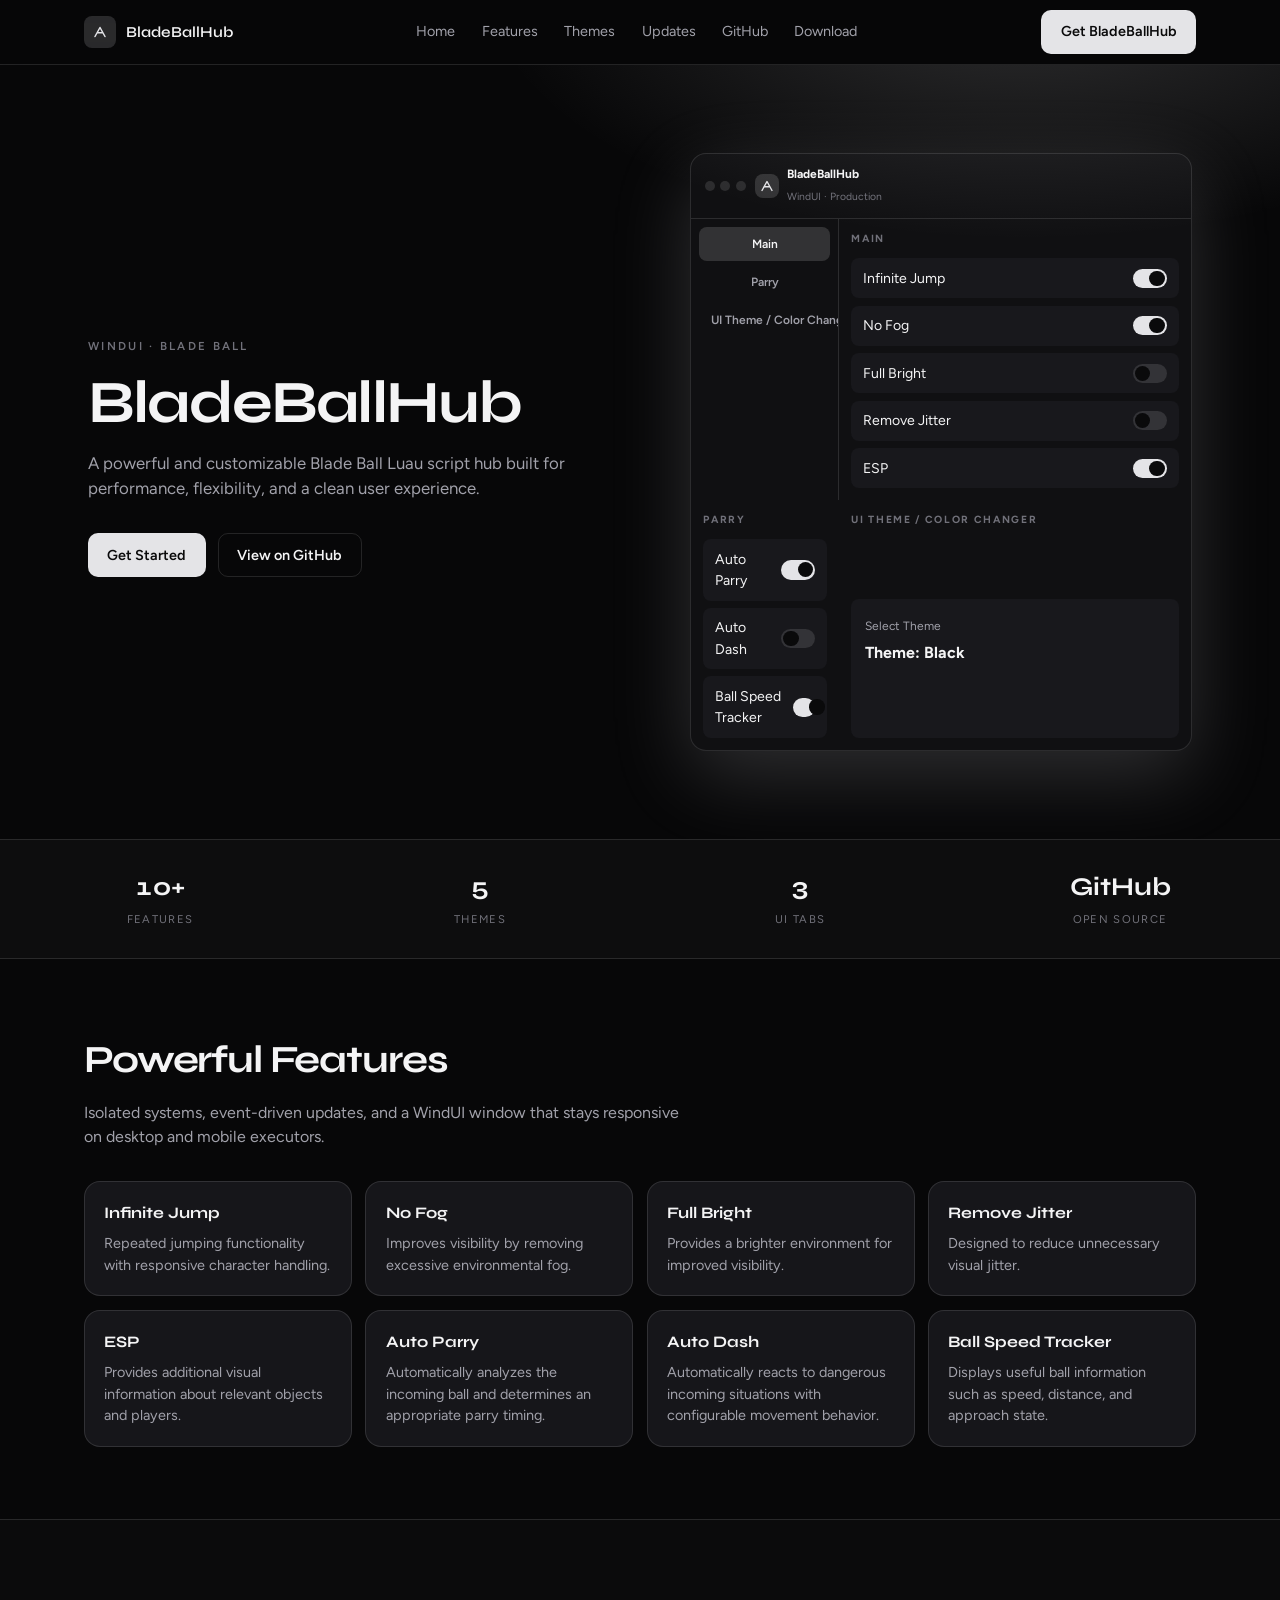
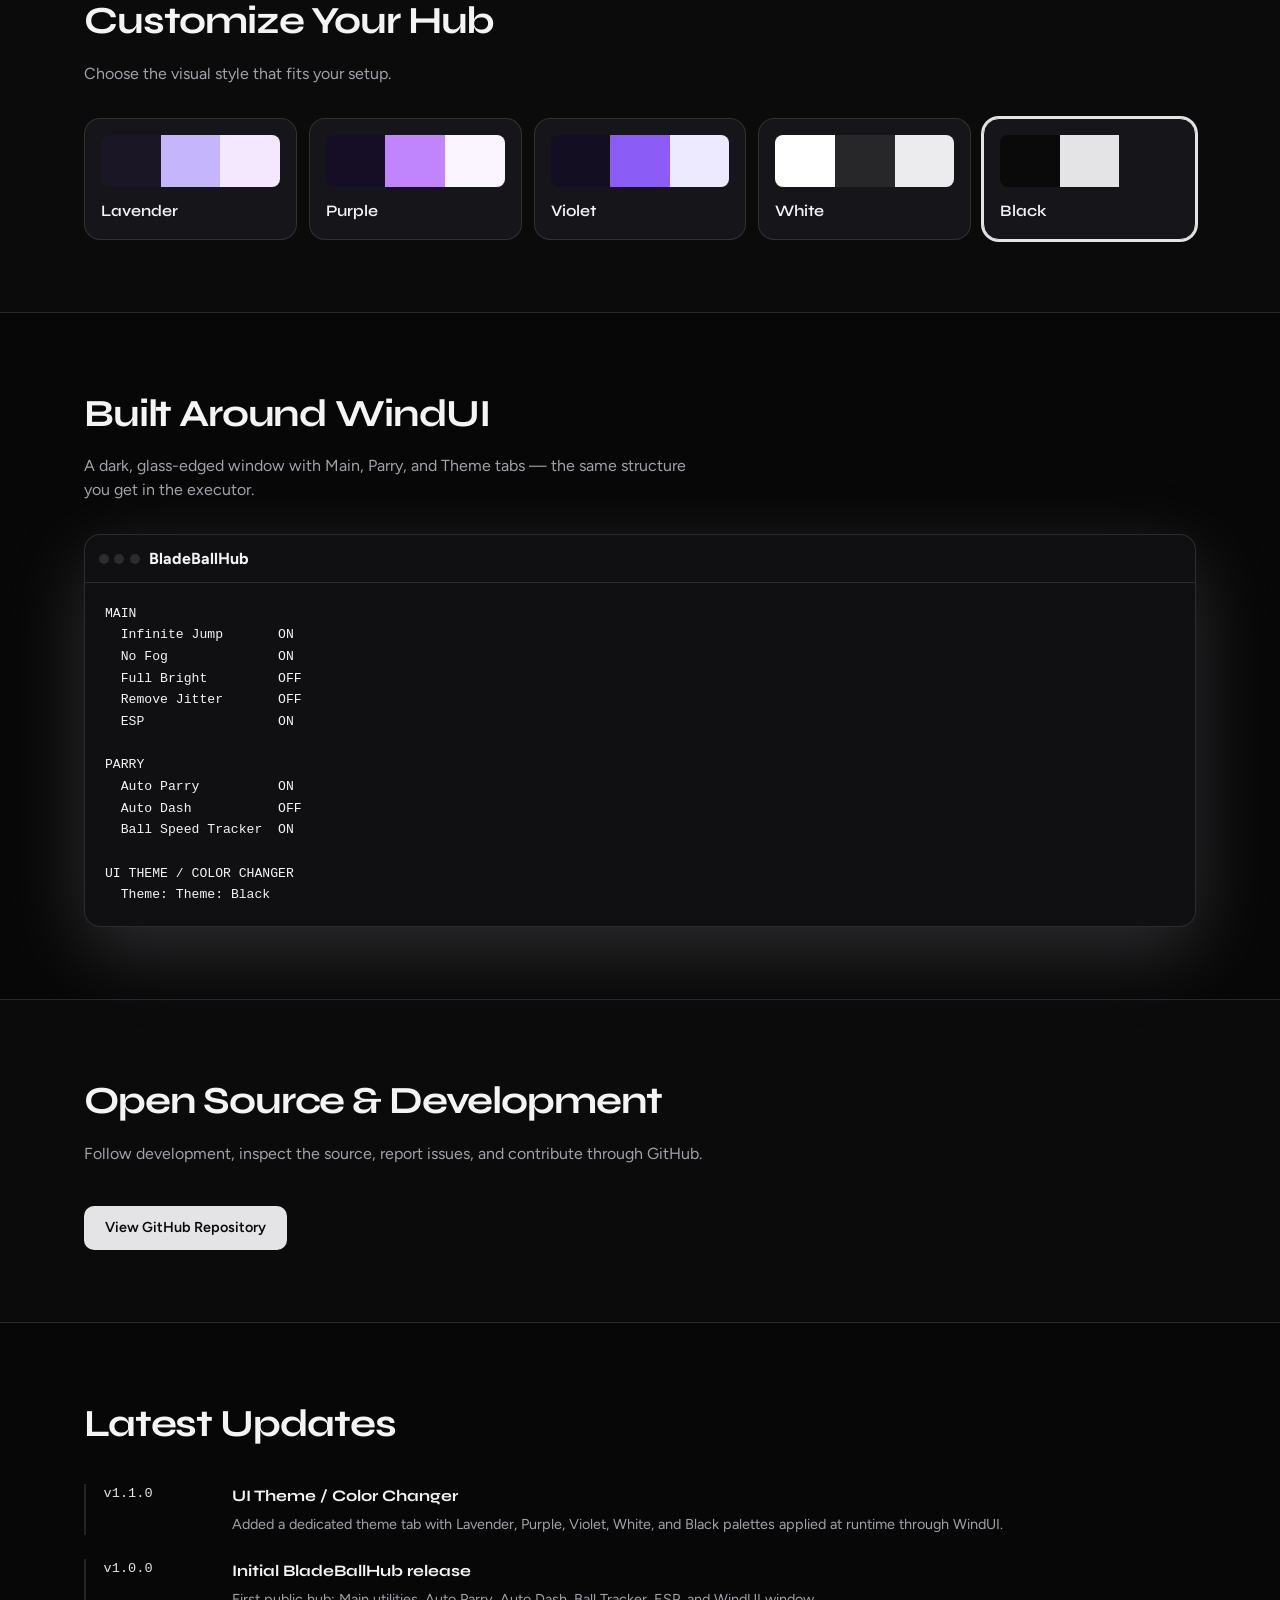
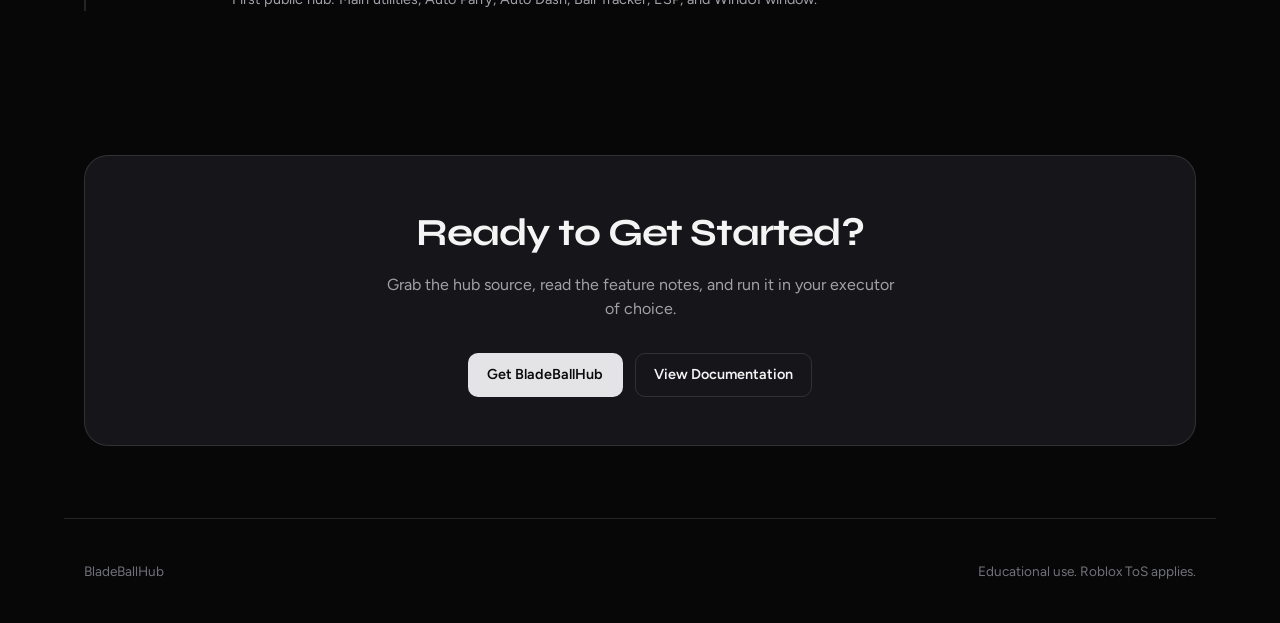
<file: index.html>
<!DOCTYPE html>
<html lang="en" data-theme="Black">
  <head>
    <meta charset="utf-8" />
    <meta name="viewport" content="width=device-width, initial-scale=1" />
    <title>BladeBallHub</title>
    <meta
      name="description"
      content="A powerful and customizable Blade Ball Luau script hub built for performance, flexibility, and a clean user experience."
    />
    <meta name="theme-color" content="#0a0a0a" />
    <link rel="icon" type="image/svg+xml" href="assets/logo/favicon.svg" />
    <link rel="preconnect" href="https://fonts.googleapis.com" />
    <link rel="preconnect" href="https://fonts.gstatic.com" crossorigin />
    <link
      href="https://fonts.googleapis.com/css2?family=Figtree:wght@400;500;600;700&family=Syne:wght@500;600;700;800&display=swap"
      rel="stylesheet"
    />
    <link rel="stylesheet" href="css/style.css" />
  </head>
  <body>
    <header class="nav">
      <div class="nav-inner">
        <a class="brand" href="#home">
          <span class="brand-mark" aria-hidden="true">
            <svg viewBox="0 0 16 16" fill="none">
              <path d="M3 12.5 8 3.5l5 9M5.2 8.8h5.6" stroke="currentColor" stroke-width="1.5" stroke-linecap="round" stroke-linejoin="round"/>
            </svg>
          </span>
          BladeBallHub
        </a>
        <nav class="nav-links" aria-label="Primary">
          <a href="#home">Home</a>
          <a href="#features">Features</a>
          <a href="#themes">Themes</a>
          <a href="#updates">Updates</a>
          <a href="#github">GitHub</a>
          <a href="#download">Download</a>
        </nav>
        <div class="nav-actions">
          <a class="btn btn-primary nav-cta" data-link="download">Get BladeBallHub</a>
          <button class="menu-btn" type="button" aria-expanded="false" aria-controls="mobile-nav" id="menu-toggle">
            <span class="sr-only">Open menu</span>
            <span class="menu-icon" aria-hidden="true"></span>
          </button>
        </div>
      </div>
      <nav id="mobile-nav" class="mobile-nav" hidden aria-label="Mobile">
        <a href="#home">Home</a>
        <a href="#features">Features</a>
        <a href="#themes">Themes</a>
        <a href="#updates">Updates</a>
        <a href="#github">GitHub</a>
        <a href="#download">Download</a>
        <a class="btn btn-primary" data-link="download">Get BladeBallHub</a>
      </nav>
    </header>

    <main>
      <section id="home" class="hero">
        <div class="hero-glow" aria-hidden="true"></div>
        <div class="hero-grid">
          <div>
            <p class="eyebrow">WindUI · Blade Ball</p>
            <h1>BladeBallHub</h1>
            <p class="lede">
              A powerful and customizable Blade Ball Luau script hub built for
              performance, flexibility, and a clean user experience.
            </p>
            <div class="hero-actions">
              <a class="btn btn-primary" href="#download">Get Started</a>
              <a class="btn btn-ghost" data-link="github">View on GitHub</a>
            </div>
          </div>
          <div class="mockup" data-mockup>
            <div class="mockup-bar">
              <span class="dots" aria-hidden="true"><i></i><i></i><i></i></span>
              <div class="mockup-title">
                <span class="brand-mark sm" aria-hidden="true">
                  <svg viewBox="0 0 16 16" fill="none">
                    <path d="M3 12.5 8 3.5l5 9M5.2 8.8h5.6" stroke="currentColor" stroke-width="1.4" stroke-linecap="round" stroke-linejoin="round"/>
                  </svg>
                </span>
                <div>
                  <strong>BladeBallHub</strong>
                  <small>WindUI · Production</small>
                </div>
              </div>
            </div>
            <div class="mockup-body">
              <div class="mockup-tabs" role="tablist" aria-label="Hub tabs">
                <button type="button" class="is-active" data-tab="main" role="tab" aria-selected="true">Main</button>
                <button type="button" data-tab="parry" role="tab" aria-selected="false">Parry</button>
                <button type="button" data-tab="theme" role="tab" aria-selected="false">UI Theme / Color Changer</button>
              </div>
              <div class="mockup-panel" data-panel="main">
                <p class="panel-label">Main</p>
                <div class="toggle-row"><span>Infinite Jump</span><span class="switch on" aria-hidden="true"></span></div>
                <div class="toggle-row"><span>No Fog</span><span class="switch on" aria-hidden="true"></span></div>
                <div class="toggle-row"><span>Full Bright</span><span class="switch" aria-hidden="true"></span></div>
                <div class="toggle-row"><span>Remove Jitter</span><span class="switch" aria-hidden="true"></span></div>
                <div class="toggle-row"><span>ESP</span><span class="switch on" aria-hidden="true"></span></div>
              </div>
              <div class="mockup-panel" data-panel="parry" hidden>
                <p class="panel-label">Parry</p>
                <div class="toggle-row"><span>Auto Parry</span><span class="switch on" aria-hidden="true"></span></div>
                <div class="toggle-row"><span>Auto Dash</span><span class="switch" aria-hidden="true"></span></div>
                <div class="toggle-row"><span>Ball Speed Tracker</span><span class="switch on" aria-hidden="true"></span></div>
              </div>
              <div class="mockup-panel" data-panel="theme" hidden>
                <p class="panel-label">UI Theme / Color Changer</p>
                <div class="theme-chip">
                  <small>Select Theme</small>
                  <strong data-theme-label>Theme: Black</strong>
                </div>
              </div>
            </div>
          </div>
        </div>
      </section>

      <section class="stats" aria-label="Project facts">
        <div class="stat"><strong>10+</strong><span>Features</span></div>
        <div class="stat"><strong>5</strong><span>Themes</span></div>
        <div class="stat"><strong>3</strong><span>UI Tabs</span></div>
        <div class="stat"><strong>GitHub</strong><span>Open Source</span></div>
      </section>

      <section id="features" class="section">
        <h2>Powerful Features</h2>
        <p class="section-copy">
          Isolated systems, event-driven updates, and a WindUI window that stays
          responsive on desktop and mobile executors.
        </p>
        <div class="feature-grid">
          <article><h3>Infinite Jump</h3><p>Repeated jumping functionality with responsive character handling.</p></article>
          <article><h3>No Fog</h3><p>Improves visibility by removing excessive environmental fog.</p></article>
          <article><h3>Full Bright</h3><p>Provides a brighter environment for improved visibility.</p></article>
          <article><h3>Remove Jitter</h3><p>Designed to reduce unnecessary visual jitter.</p></article>
          <article><h3>ESP</h3><p>Provides additional visual information about relevant objects and players.</p></article>
          <article><h3>Auto Parry</h3><p>Automatically analyzes the incoming ball and determines an appropriate parry timing.</p></article>
          <article><h3>Auto Dash</h3><p>Automatically reacts to dangerous incoming situations with configurable movement behavior.</p></article>
          <article><h3>Ball Speed Tracker</h3><p>Displays useful ball information such as speed, distance, and approach state.</p></article>
        </div>
      </section>

      <section id="themes" class="section alt">
        <h2>Customize Your Hub</h2>
        <p class="section-copy">Choose the visual style that fits your setup.</p>
        <div class="theme-grid" role="list">
          <button type="button" class="theme-card" data-theme="Lavender" aria-pressed="false">
            <span class="swatches" aria-hidden="true"><i style="background:#1a1625"></i><i style="background:#c4b5fd"></i><i style="background:#f3e8ff"></i></span>
            <span class="theme-name">Lavender</span>
          </button>
          <button type="button" class="theme-card" data-theme="Purple" aria-pressed="false">
            <span class="swatches" aria-hidden="true"><i style="background:#160e24"></i><i style="background:#c084fc"></i><i style="background:#faf5ff"></i></span>
            <span class="theme-name">Purple</span>
          </button>
          <button type="button" class="theme-card" data-theme="Violet" aria-pressed="false">
            <span class="swatches" aria-hidden="true"><i style="background:#140e22"></i><i style="background:#8b5cf6"></i><i style="background:#ede9fe"></i></span>
            <span class="theme-name">Violet</span>
          </button>
          <button type="button" class="theme-card" data-theme="White" aria-pressed="false">
            <span class="swatches" aria-hidden="true"><i style="background:#ffffff"></i><i style="background:#27272a"></i><i style="background:#ececee"></i></span>
            <span class="theme-name">White</span>
          </button>
          <button type="button" class="theme-card is-selected" data-theme="Black" aria-pressed="true">
            <span class="swatches" aria-hidden="true"><i style="background:#0a0a0a"></i><i style="background:#e4e4e7"></i><i style="background:#16161a"></i></span>
            <span class="theme-name">Black</span>
          </button>
        </div>
      </section>

      <section id="windui" class="section">
        <h2>Built Around WindUI</h2>
        <p class="section-copy">
          A dark, glass-edged window with Main, Parry, and Theme tabs — the same
          structure you get in the executor.
        </p>
        <div class="showcase">
          <div class="mockup large">
            <div class="mockup-bar">
              <span class="dots" aria-hidden="true"><i></i><i></i><i></i></span>
              <strong>BladeBallHub</strong>
            </div>
            <pre class="showcase-pre" aria-label="Hub layout preview">MAIN
  Infinite Jump       ON
  No Fog              ON
  Full Bright         OFF
  Remove Jitter       OFF
  ESP                 ON

PARRY
  Auto Parry          ON
  Auto Dash           OFF
  Ball Speed Tracker  ON

UI THEME / COLOR CHANGER
  Theme: <span data-theme-label>Purple</span></pre>
          </div>
        </div>
      </section>

      <section id="github" class="section alt">
        <h2>Open Source & Development</h2>
        <p class="section-copy">
          Follow development, inspect the source, report issues, and contribute
          through GitHub.
        </p>
        <a class="btn btn-primary" data-link="github">View GitHub Repository</a>
      </section>

      <section id="updates" class="section">
        <h2>Latest Updates</h2>
        <ol class="changelog">
          <li>
            <span class="ver">v1.1.0</span>
            <div>
              <h3>UI Theme / Color Changer</h3>
              <p>Added a dedicated theme tab with Lavender, Purple, Violet, White, and Black palettes applied at runtime through WindUI.</p>
            </div>
          </li>
          <li>
            <span class="ver">v1.0.0</span>
            <div>
              <h3>Initial BladeBallHub release</h3>
              <p>First public hub: Main utilities, Auto Parry, Auto Dash, Ball Tracker, ESP, and WindUI window.</p>
            </div>
          </li>
        </ol>
      </section>

      <section id="download" class="section">
        <div class="cta">
          <h2>Ready to Get Started?</h2>
          <p>Grab the hub source, read the feature notes, and run it in your executor of choice.</p>
          <div class="hero-actions center">
            <a class="btn btn-primary" data-link="download">Get BladeBallHub</a>
            <a class="btn btn-ghost" data-link="docs">View Documentation</a>
          </div>
        </div>
      </section>
    </main>

    <footer class="footer">
      <p>BladeBallHub</p>
      <p>Educational use. Roblox ToS applies.</p>
    </footer>

    <script src="js/script.js"></script>
  </body>
</html>
</file>
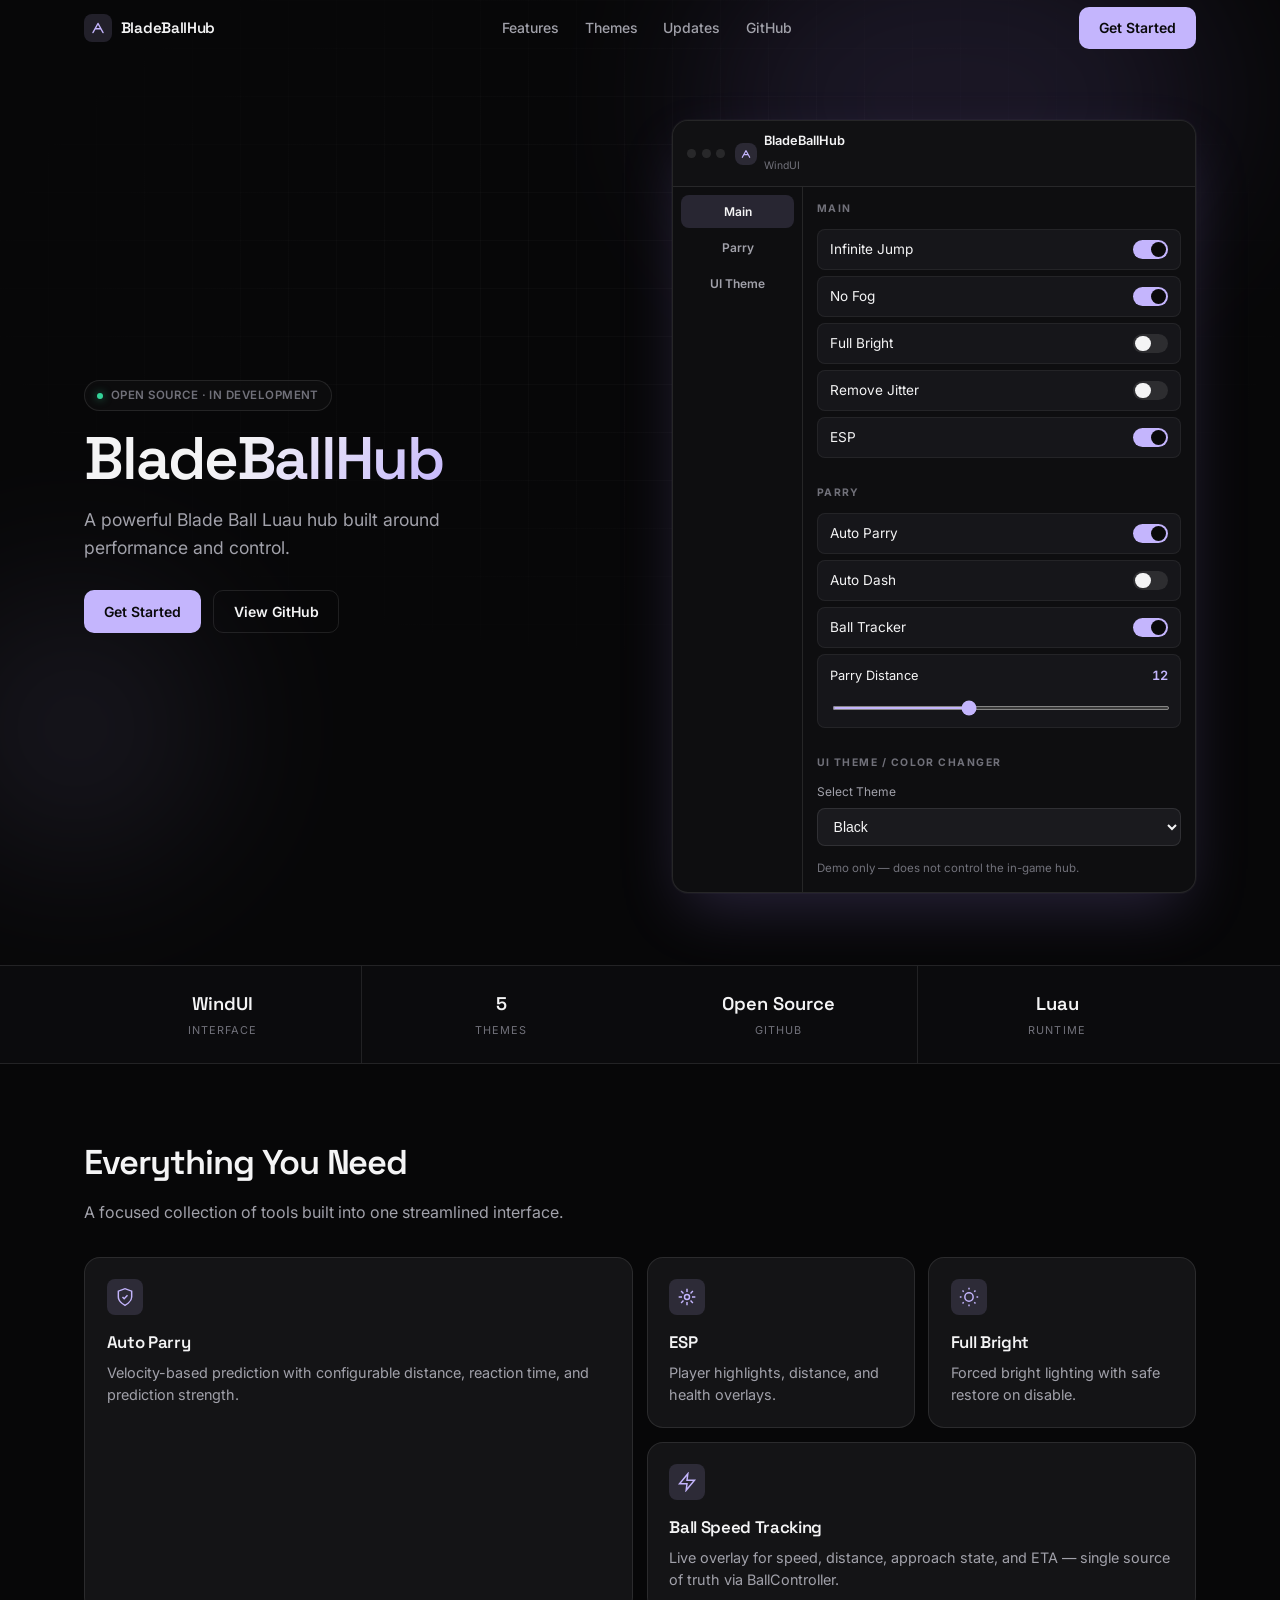
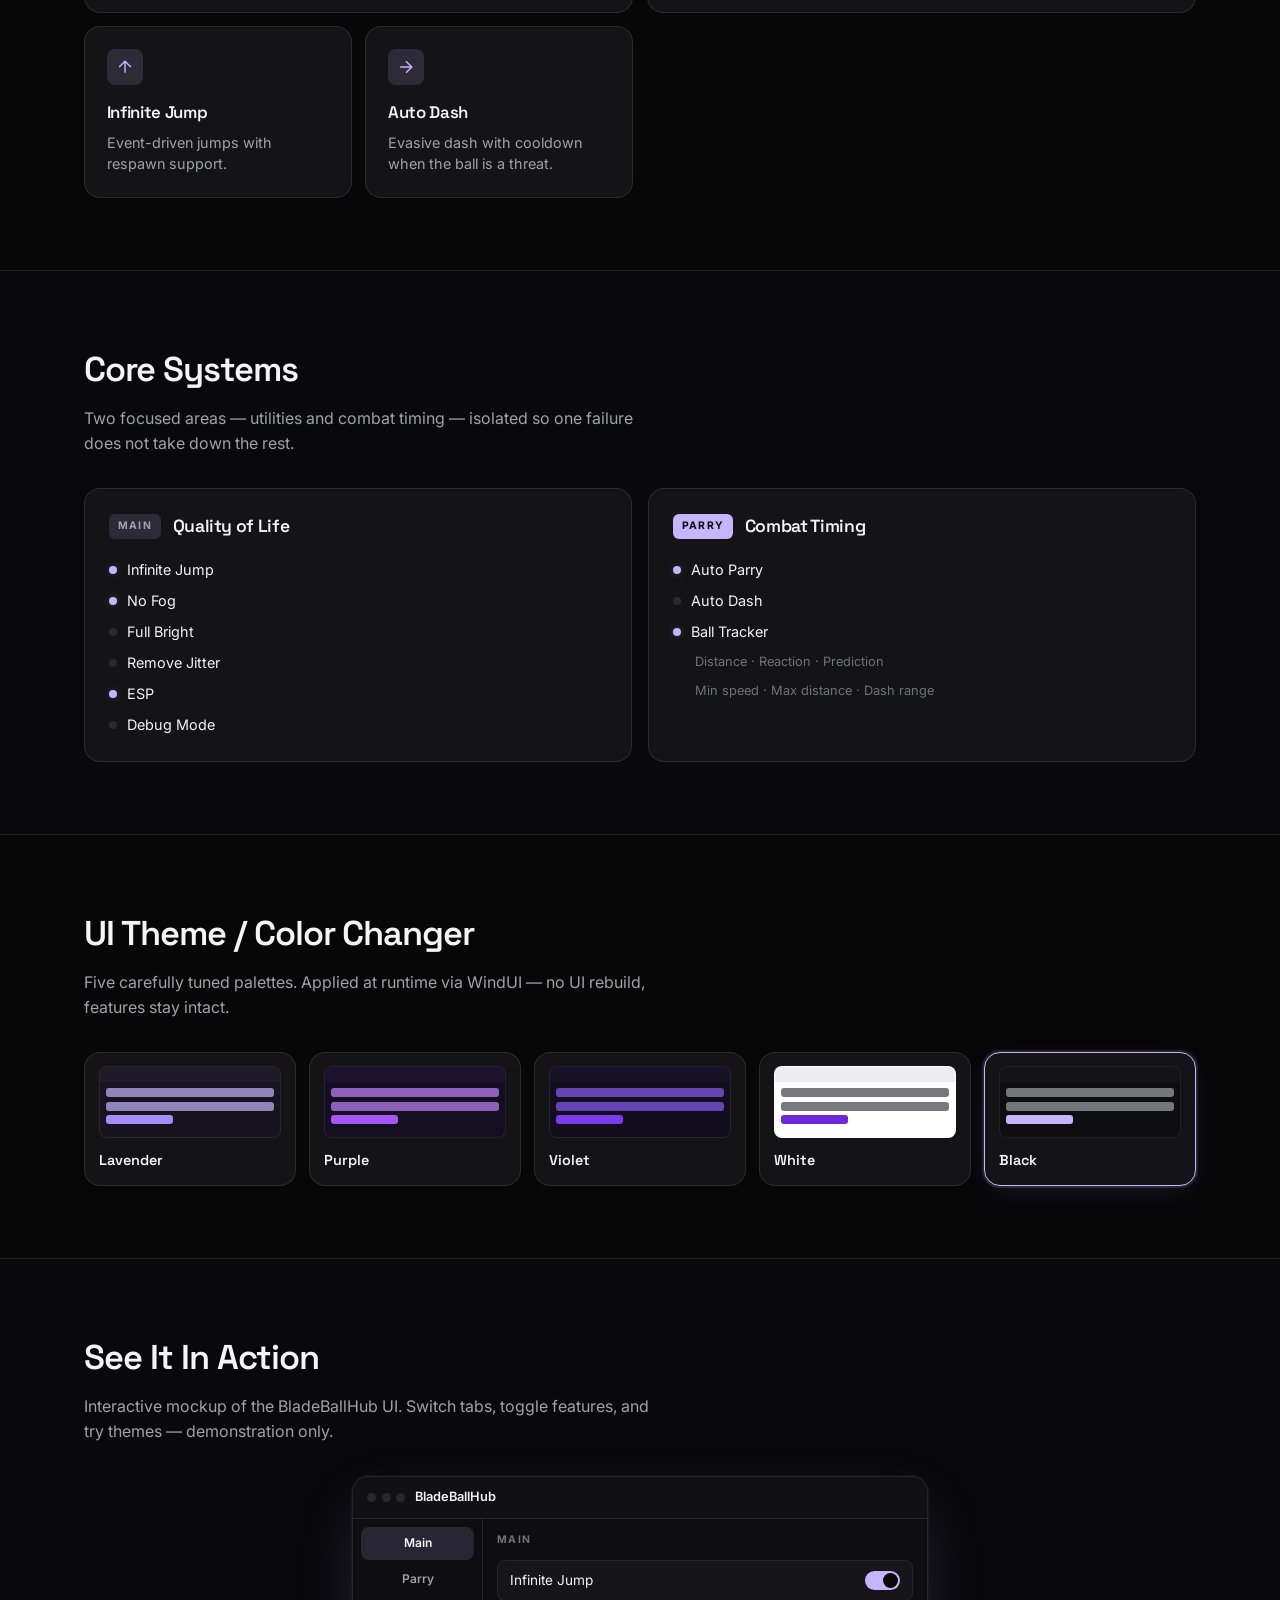
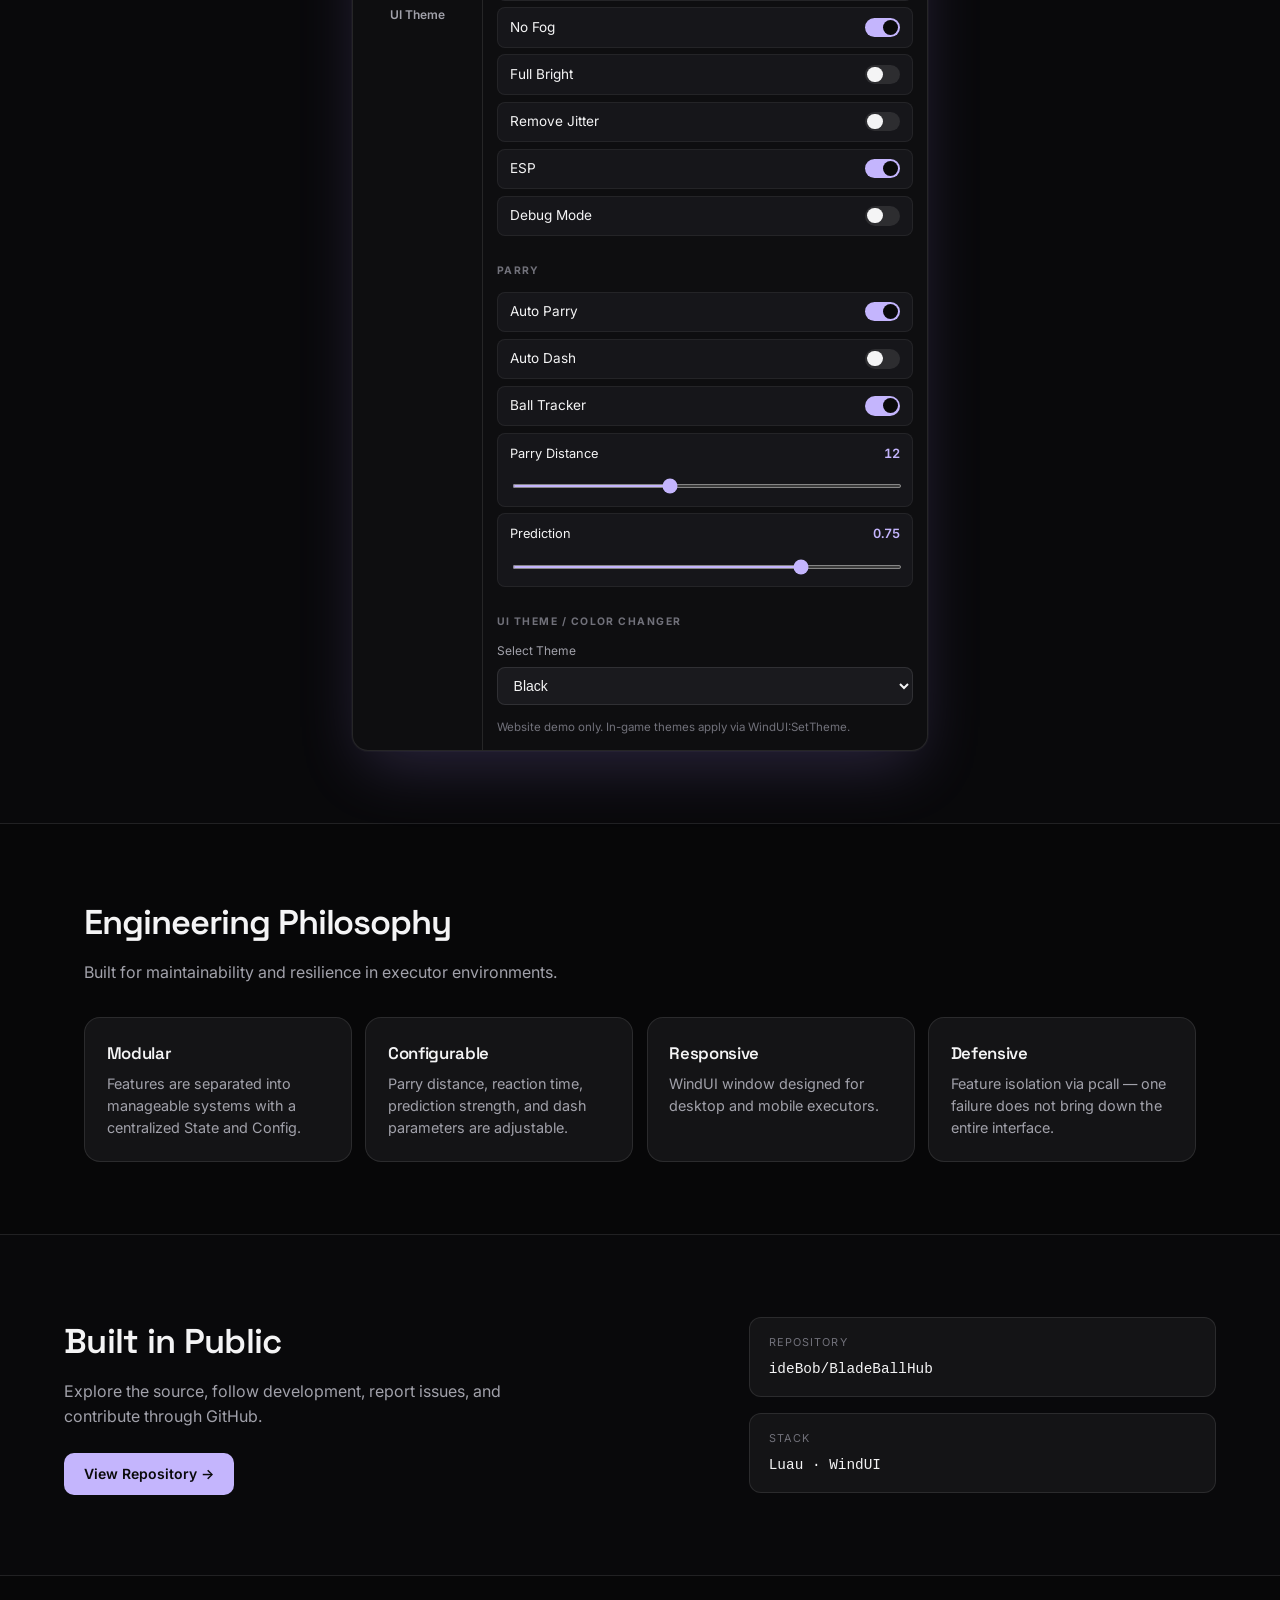
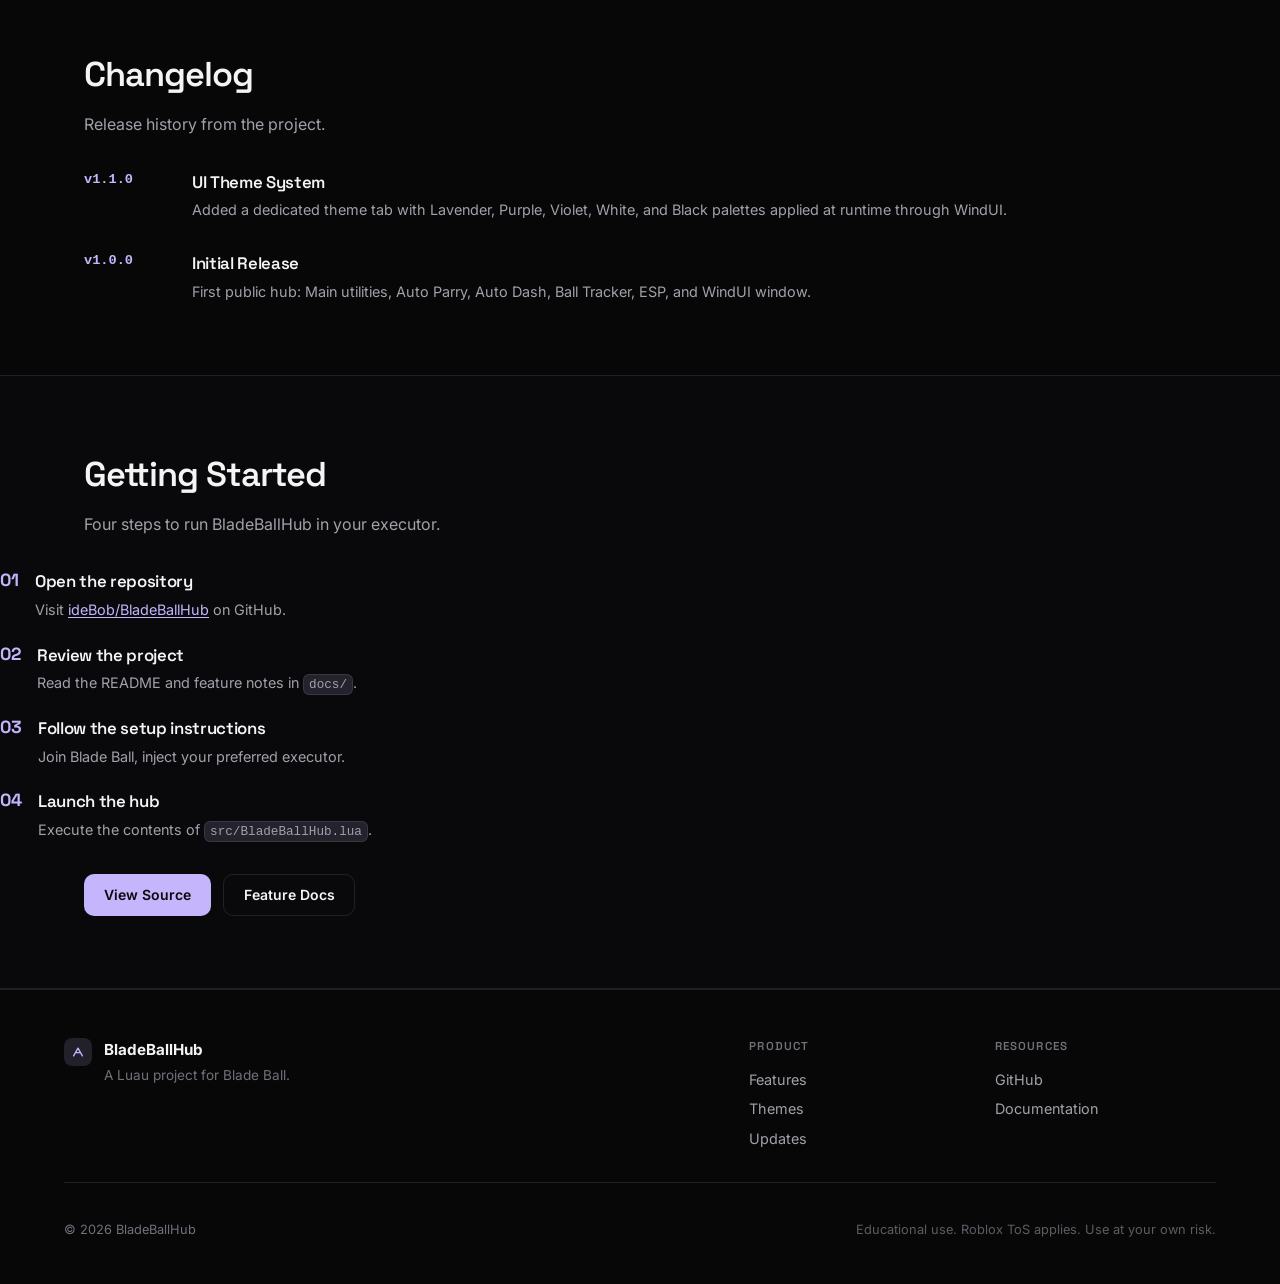
<file: website/index.html>
<!DOCTYPE html>
<html lang="en" data-theme="black">
<head>
  <meta charset="utf-8" />
  <meta name="viewport" content="width=device-width, initial-scale=1" />
  <title>BladeBallHub — Blade Ball Luau Hub</title>
  <meta name="description" content="BladeBallHub is a customizable Blade Ball Luau hub with a modern WindUI interface and configurable features." />
  <meta name="theme-color" content="#070708" />
  <link rel="canonical" href="https://idebob.github.io/BladeBallHub/" />
  <meta property="og:type" content="website" />
  <meta property="og:url" content="https://idebob.github.io/BladeBallHub/" />
  <meta property="og:title" content="BladeBallHub — Blade Ball Luau Hub" />
  <meta property="og:description" content="A modular, production-oriented Blade Ball Luau hub built with WindUI. Auto Parry, ESP, themes, and more." />
  <meta property="og:site_name" content="BladeBallHub" />
  <meta name="twitter:card" content="summary" />
  <meta name="twitter:title" content="BladeBallHub — Blade Ball Luau Hub" />
  <meta name="twitter:description" content="A modular, production-oriented Blade Ball Luau hub built with WindUI." />
  <link rel="icon" type="image/svg+xml" href="assets/logo/favicon.svg" />
  <link rel="preconnect" href="https://fonts.googleapis.com" />
  <link rel="preconnect" href="https://fonts.gstatic.com" crossorigin />
  <link href="https://fonts.googleapis.com/css2?family=Inter:wght@400;500;600;700&family=Space+Grotesk:wght@500;600;700&display=swap" rel="stylesheet" />
  <link rel="stylesheet" href="css/style.css" />
</head>
<body>
  <header class="nav" id="nav">
    <div class="nav-inner">
      <a class="brand" href="#home" aria-label="BladeBallHub home">
        <span class="brand-mark" aria-hidden="true">
          <svg viewBox="0 0 16 16" fill="none" width="16" height="16">
            <path d="M3 12.5 8 3.5l5 9M5.2 8.8h5.6" stroke="currentColor" stroke-width="1.5" stroke-linecap="round" stroke-linejoin="round"/>
          </svg>
        </span>
        <span class="brand-text">BladeBallHub</span>
      </a>
      <nav class="nav-links" aria-label="Primary">
        <a href="#features">Features</a>
        <a href="#themes">Themes</a>
        <a href="#updates">Updates</a>
        <a href="#github" data-link="github">GitHub</a>
      </nav>
      <div class="nav-actions">
        <a class="btn btn-primary nav-cta" href="#get-started">Get Started</a>
        <button class="menu-btn" type="button" aria-expanded="false" aria-controls="mobile-nav" id="menu-toggle" aria-label="Open menu">
          <span class="menu-icon" aria-hidden="true"></span>
        </button>
      </div>
    </div>
    <nav id="mobile-nav" class="mobile-nav" hidden aria-label="Mobile">
      <a href="#features">Features</a>
      <a href="#themes">Themes</a>
      <a href="#updates">Updates</a>
      <a href="#github" data-link="github">GitHub</a>
      <a class="btn btn-primary" href="#get-started">Get Started</a>
    </nav>
  </header>

  <main>
    <!-- HERO -->
    <section id="home" class="hero">
      <div class="hero-bg" aria-hidden="true">
        <div class="hero-grid-lines"></div>
        <div class="hero-glow hero-glow-1"></div>
        <div class="hero-glow hero-glow-2"></div>
      </div>
      <div class="hero-content">
        <div class="hero-copy">
          <div class="status-badge">
            <span class="status-dot" aria-hidden="true"></span>
            Open Source · In Development
          </div>
          <h1 class="hero-title">
            <span class="hero-title-main">BladeBallHub</span>
          </h1>
          <p class="hero-lede">
            A powerful Blade Ball Luau hub built around performance and control.
          </p>
          <div class="hero-actions">
            <a class="btn btn-primary" href="#get-started">Get Started</a>
            <a class="btn btn-ghost" data-link="github">View GitHub</a>
          </div>
        </div>
        <div class="hero-visual">
          <div class="mockup hero-mockup" data-demo-root>
            <div class="mockup-chrome">
              <span class="mockup-dots" aria-hidden="true"><i></i><i></i><i></i></span>
              <div class="mockup-title">
                <span class="brand-mark sm" aria-hidden="true">
                  <svg viewBox="0 0 16 16" fill="none" width="12" height="12">
                    <path d="M3 12.5 8 3.5l5 9M5.2 8.8h5.6" stroke="currentColor" stroke-width="1.4" stroke-linecap="round" stroke-linejoin="round"/>
                  </svg>
                </span>
                <div>
                  <strong>BladeBallHub</strong>
                  <small>WindUI</small>
                </div>
              </div>
            </div>
            <div class="mockup-layout">
              <div class="mockup-sidebar" role="tablist" aria-label="Hub tabs">
                <button type="button" class="mockup-tab is-active" data-tab="main" role="tab" aria-selected="true">Main</button>
                <button type="button" class="mockup-tab" data-tab="parry" role="tab" aria-selected="false">Parry</button>
                <button type="button" class="mockup-tab" data-tab="theme" role="tab" aria-selected="false">UI Theme</button>
              </div>
              <div class="mockup-panels">
                <div class="mockup-panel" data-panel="main">
                  <p class="panel-label">Main</p>
                  <div class="toggle-row" data-toggle>
                    <span>Infinite Jump</span>
                    <button type="button" class="switch on" role="switch" aria-checked="true" aria-label="Infinite Jump"></button>
                  </div>
                  <div class="toggle-row" data-toggle>
                    <span>No Fog</span>
                    <button type="button" class="switch on" role="switch" aria-checked="true" aria-label="No Fog"></button>
                  </div>
                  <div class="toggle-row" data-toggle>
                    <span>Full Bright</span>
                    <button type="button" class="switch" role="switch" aria-checked="false" aria-label="Full Bright"></button>
                  </div>
                  <div class="toggle-row" data-toggle>
                    <span>Remove Jitter</span>
                    <button type="button" class="switch" role="switch" aria-checked="false" aria-label="Remove Jitter"></button>
                  </div>
                  <div class="toggle-row" data-toggle>
                    <span>ESP</span>
                    <button type="button" class="switch on" role="switch" aria-checked="true" aria-label="ESP"></button>
                  </div>
                </div>
                <div class="mockup-panel" data-panel="parry" hidden>
                  <p class="panel-label">Parry</p>
                  <div class="toggle-row" data-toggle>
                    <span>Auto Parry</span>
                    <button type="button" class="switch on" role="switch" aria-checked="true" aria-label="Auto Parry"></button>
                  </div>
                  <div class="toggle-row" data-toggle>
                    <span>Auto Dash</span>
                    <button type="button" class="switch" role="switch" aria-checked="false" aria-label="Auto Dash"></button>
                  </div>
                  <div class="toggle-row" data-toggle>
                    <span>Ball Tracker</span>
                    <button type="button" class="switch on" role="switch" aria-checked="true" aria-label="Ball Tracker"></button>
                  </div>
                  <div class="slider-row">
                    <div class="slider-meta"><span>Parry Distance</span><span class="slider-val" data-slider-val>12</span></div>
                    <input type="range" min="4" max="24" value="12" class="slider" aria-label="Parry Distance" data-slider />
                  </div>
                </div>
                <div class="mockup-panel" data-panel="theme" hidden>
                  <p class="panel-label">UI Theme / Color Changer</p>
                  <div class="theme-select-demo">
                    <label class="select-label" for="demo-theme">Select Theme</label>
                    <select id="demo-theme" class="select" data-demo-theme aria-label="Select Theme">
                      <option value="lavender">Lavender</option>
                      <option value="purple">Purple</option>
                      <option value="violet">Violet</option>
                      <option value="white">White</option>
                      <option value="black" selected>Black</option>
                    </select>
                  </div>
                  <p class="demo-note">Demo only — does not control the in-game hub.</p>
                </div>
              </div>
            </div>
          </div>
        </div>
      </div>
    </section>

    <!-- QUICK INFO -->
    <section class="quick-info" aria-label="Project facts">
      <div class="quick-info-inner">
        <div class="qi-item"><span class="qi-value">WindUI</span><span class="qi-label">Interface</span></div>
        <div class="qi-item"><span class="qi-value">5</span><span class="qi-label">Themes</span></div>
        <div class="qi-item"><span class="qi-value">Open Source</span><span class="qi-label">GitHub</span></div>
        <div class="qi-item"><span class="qi-value">Luau</span><span class="qi-label">Runtime</span></div>
      </div>
    </section>

    <!-- FEATURES -->
    <section id="features" class="section">
      <div class="section-head">
        <h2>Everything You Need</h2>
        <p class="section-sub">A focused collection of tools built into one streamlined interface.</p>
      </div>
      <div class="feature-bento">
        <article class="feature-card feature-card--lg">
          <div class="feature-icon" aria-hidden="true">
            <svg width="20" height="20" viewBox="0 0 24 24" fill="none" stroke="currentColor" stroke-width="1.75"><path d="M12 22s8-4 8-10V5l-8-3-8 3v7c0 6 8 10 8 10z"/><path d="m9 12 2 2 4-4"/></svg>
          </div>
          <h3>Auto Parry</h3>
          <p>Velocity-based prediction with configurable distance, reaction time, and prediction strength.</p>
          <span class="feature-arrow" aria-hidden="true">→</span>
        </article>
        <article class="feature-card">
          <div class="feature-icon" aria-hidden="true">
            <svg width="20" height="20" viewBox="0 0 24 24" fill="none" stroke="currentColor" stroke-width="1.75"><circle cx="12" cy="12" r="3"/><path d="M12 2v4M12 18v4M4.93 4.93l2.83 2.83M16.24 16.24l2.83 2.83M2 12h4M18 12h4M4.93 19.07l2.83-2.83M16.24 7.76l2.83-2.83"/></svg>
          </div>
          <h3>ESP</h3>
          <p>Player highlights, distance, and health overlays.</p>
        </article>
        <article class="feature-card">
          <div class="feature-icon" aria-hidden="true">
            <svg width="20" height="20" viewBox="0 0 24 24" fill="none" stroke="currentColor" stroke-width="1.75"><circle cx="12" cy="12" r="5"/><path d="M12 1v2M12 21v2M4.22 4.22l1.42 1.42M18.36 18.36l1.42 1.42M1 12h2M21 12h2M4.22 19.78l1.42-1.42M18.36 5.64l1.42-1.42"/></svg>
          </div>
          <h3>Full Bright</h3>
          <p>Forced bright lighting with safe restore on disable.</p>
        </article>
        <article class="feature-card feature-card--wide">
          <div class="feature-icon" aria-hidden="true">
            <svg width="20" height="20" viewBox="0 0 24 24" fill="none" stroke="currentColor" stroke-width="1.75"><path d="M13 2 3 14h9l-1 8 10-12h-9l1-8z"/></svg>
          </div>
          <h3>Ball Speed Tracking</h3>
          <p>Live overlay for speed, distance, approach state, and ETA — single source of truth via BallController.</p>
        </article>
        <article class="feature-card">
          <div class="feature-icon" aria-hidden="true">
            <svg width="20" height="20" viewBox="0 0 24 24" fill="none" stroke="currentColor" stroke-width="1.75"><path d="M12 19V5M5 12l7-7 7 7"/></svg>
          </div>
          <h3>Infinite Jump</h3>
          <p>Event-driven jumps with respawn support.</p>
        </article>
        <article class="feature-card">
          <div class="feature-icon" aria-hidden="true">
            <svg width="20" height="20" viewBox="0 0 24 24" fill="none" stroke="currentColor" stroke-width="1.75"><path d="M5 12h14M12 5l7 7-7 7"/></svg>
          </div>
          <h3>Auto Dash</h3>
          <p>Evasive dash with cooldown when the ball is a threat.</p>
        </article>
      </div>
    </section>

    <!-- MAIN / PARRY SHOWCASE -->
    <section id="showcase" class="section section-alt">
      <div class="section-head">
        <h2>Core Systems</h2>
        <p class="section-sub">Two focused areas — utilities and combat timing — isolated so one failure does not take down the rest.</p>
      </div>
      <div class="dual-panels">
        <div class="dual-panel">
          <div class="dual-panel-head">
            <span class="dual-badge">Main</span>
            <h3>Quality of Life</h3>
          </div>
          <ul class="feature-list">
            <li><span class="fl-dot on"></span> Infinite Jump</li>
            <li><span class="fl-dot on"></span> No Fog</li>
            <li><span class="fl-dot"></span> Full Bright</li>
            <li><span class="fl-dot"></span> Remove Jitter</li>
            <li><span class="fl-dot on"></span> ESP</li>
            <li><span class="fl-dot"></span> Debug Mode</li>
          </ul>
        </div>
        <div class="dual-panel">
          <div class="dual-panel-head">
            <span class="dual-badge accent">Parry</span>
            <h3>Combat Timing</h3>
          </div>
          <ul class="feature-list">
            <li><span class="fl-dot on"></span> Auto Parry</li>
            <li><span class="fl-dot"></span> Auto Dash</li>
            <li><span class="fl-dot on"></span> Ball Tracker</li>
            <li><span class="fl-meta">Distance · Reaction · Prediction</span></li>
            <li><span class="fl-meta">Min speed · Max distance · Dash range</span></li>
          </ul>
        </div>
      </div>
    </section>

    <!-- THEMES -->
    <section id="themes" class="section">
      <div class="section-head">
        <h2>UI Theme / Color Changer</h2>
        <p class="section-sub">Five carefully tuned palettes. Applied at runtime via WindUI — no UI rebuild, features stay intact.</p>
      </div>
      <div class="theme-grid" role="list">
        <button type="button" class="theme-card" data-theme="lavender" aria-pressed="false">
          <div class="theme-preview" data-preview="lavender">
            <div class="tp-bar"></div>
            <div class="tp-body">
              <div class="tp-row"></div>
              <div class="tp-row"></div>
              <div class="tp-accent"></div>
            </div>
          </div>
          <span class="theme-name">Lavender</span>
        </button>
        <button type="button" class="theme-card" data-theme="purple" aria-pressed="false">
          <div class="theme-preview" data-preview="purple">
            <div class="tp-bar"></div>
            <div class="tp-body">
              <div class="tp-row"></div>
              <div class="tp-row"></div>
              <div class="tp-accent"></div>
            </div>
          </div>
          <span class="theme-name">Purple</span>
        </button>
        <button type="button" class="theme-card" data-theme="violet" aria-pressed="false">
          <div class="theme-preview" data-preview="violet">
            <div class="tp-bar"></div>
            <div class="tp-body">
              <div class="tp-row"></div>
              <div class="tp-row"></div>
              <div class="tp-accent"></div>
            </div>
          </div>
          <span class="theme-name">Violet</span>
        </button>
        <button type="button" class="theme-card" data-theme="white" aria-pressed="false">
          <div class="theme-preview" data-preview="white">
            <div class="tp-bar"></div>
            <div class="tp-body">
              <div class="tp-row"></div>
              <div class="tp-row"></div>
              <div class="tp-accent"></div>
            </div>
          </div>
          <span class="theme-name">White</span>
        </button>
        <button type="button" class="theme-card is-selected" data-theme="black" aria-pressed="true">
          <div class="theme-preview" data-preview="black">
            <div class="tp-bar"></div>
            <div class="tp-body">
              <div class="tp-row"></div>
              <div class="tp-row"></div>
              <div class="tp-accent"></div>
            </div>
          </div>
          <span class="theme-name">Black</span>
        </button>
      </div>
    </section>

    <!-- INTERACTIVE DEMO -->
    <section id="demo" class="section section-alt">
      <div class="section-head">
        <h2>See It In Action</h2>
        <p class="section-sub">Interactive mockup of the BladeBallHub UI. Switch tabs, toggle features, and try themes — demonstration only.</p>
      </div>
      <div class="demo-stage">
        <div class="mockup demo-mockup" data-demo-root>
          <div class="mockup-chrome">
            <span class="mockup-dots" aria-hidden="true"><i></i><i></i><i></i></span>
            <strong>BladeBallHub</strong>
          </div>
          <div class="mockup-layout">
            <div class="mockup-sidebar" role="tablist" aria-label="Demo hub tabs">
              <button type="button" class="mockup-tab is-active" data-tab="main" role="tab" aria-selected="true">Main</button>
              <button type="button" class="mockup-tab" data-tab="parry" role="tab" aria-selected="false">Parry</button>
              <button type="button" class="mockup-tab" data-tab="theme" role="tab" aria-selected="false">UI Theme</button>
            </div>
            <div class="mockup-panels">
              <div class="mockup-panel" data-panel="main">
                <p class="panel-label">Main</p>
                <div class="toggle-row" data-toggle><span>Infinite Jump</span><button type="button" class="switch on" role="switch" aria-checked="true" aria-label="Infinite Jump"></button></div>
                <div class="toggle-row" data-toggle><span>No Fog</span><button type="button" class="switch on" role="switch" aria-checked="true" aria-label="No Fog"></button></div>
                <div class="toggle-row" data-toggle><span>Full Bright</span><button type="button" class="switch" role="switch" aria-checked="false" aria-label="Full Bright"></button></div>
                <div class="toggle-row" data-toggle><span>Remove Jitter</span><button type="button" class="switch" role="switch" aria-checked="false" aria-label="Remove Jitter"></button></div>
                <div class="toggle-row" data-toggle><span>ESP</span><button type="button" class="switch on" role="switch" aria-checked="true" aria-label="ESP"></button></div>
                <div class="toggle-row" data-toggle><span>Debug Mode</span><button type="button" class="switch" role="switch" aria-checked="false" aria-label="Debug Mode"></button></div>
              </div>
              <div class="mockup-panel" data-panel="parry" hidden>
                <p class="panel-label">Parry</p>
                <div class="toggle-row" data-toggle><span>Auto Parry</span><button type="button" class="switch on" role="switch" aria-checked="true" aria-label="Auto Parry"></button></div>
                <div class="toggle-row" data-toggle><span>Auto Dash</span><button type="button" class="switch" role="switch" aria-checked="false" aria-label="Auto Dash"></button></div>
                <div class="toggle-row" data-toggle><span>Ball Tracker</span><button type="button" class="switch on" role="switch" aria-checked="true" aria-label="Ball Tracker"></button></div>
                <div class="slider-row">
                  <div class="slider-meta"><span>Parry Distance</span><span class="slider-val" data-slider-val>12</span></div>
                  <input type="range" min="4" max="24" value="12" class="slider" aria-label="Parry Distance" data-slider />
                </div>
                <div class="slider-row">
                  <div class="slider-meta"><span>Prediction</span><span class="slider-val" data-slider-val>0.75</span></div>
                  <input type="range" min="0" max="100" value="75" class="slider" aria-label="Prediction Strength" data-slider data-scale="0.01" />
                </div>
              </div>
              <div class="mockup-panel" data-panel="theme" hidden>
                <p class="panel-label">UI Theme / Color Changer</p>
                <div class="theme-select-demo">
                  <label class="select-label" for="demo-theme-2">Select Theme</label>
                  <select id="demo-theme-2" class="select" data-demo-theme aria-label="Select Theme">
                    <option value="lavender">Lavender</option>
                    <option value="purple">Purple</option>
                    <option value="violet">Violet</option>
                    <option value="white">White</option>
                    <option value="black" selected>Black</option>
                  </select>
                </div>
                <p class="demo-note">Website demo only. In-game themes apply via WindUI:SetTheme.</p>
              </div>
            </div>
          </div>
        </div>
      </div>
    </section>

    <!-- ENGINEERING -->
    <section id="engineering" class="section">
      <div class="section-head">
        <h2>Engineering Philosophy</h2>
        <p class="section-sub">Built for maintainability and resilience in executor environments.</p>
      </div>
      <div class="eng-grid">
        <article class="eng-card">
          <h3>Modular</h3>
          <p>Features are separated into manageable systems with a centralized State and Config.</p>
        </article>
        <article class="eng-card">
          <h3>Configurable</h3>
          <p>Parry distance, reaction time, prediction strength, and dash parameters are adjustable.</p>
        </article>
        <article class="eng-card">
          <h3>Responsive</h3>
          <p>WindUI window designed for desktop and mobile executors.</p>
        </article>
        <article class="eng-card">
          <h3>Defensive</h3>
          <p>Feature isolation via pcall — one failure does not bring down the entire interface.</p>
        </article>
      </div>
    </section>

    <!-- GITHUB -->
    <section id="github" class="section section-alt">
      <div class="github-cta">
        <div class="github-cta-copy">
          <h2>Built in Public</h2>
          <p>Explore the source, follow development, report issues, and contribute through GitHub.</p>
          <a class="btn btn-primary" data-link="github">View Repository →</a>
        </div>
        <div class="github-cta-meta">
          <div class="gh-meta-item">
            <span class="gh-meta-label">Repository</span>
            <span class="gh-meta-value">ideBob/BladeBallHub</span>
          </div>
          <div class="gh-meta-item">
            <span class="gh-meta-label">Stack</span>
            <span class="gh-meta-value">Luau · WindUI</span>
          </div>
        </div>
      </div>
    </section>

    <!-- CHANGELOG -->
    <section id="updates" class="section">
      <div class="section-head">
        <h2>Changelog</h2>
        <p class="section-sub">Release history from the project.</p>
      </div>
      <ol class="changelog">
        <li>
          <span class="ver">v1.1.0</span>
          <div>
            <h3>UI Theme System</h3>
            <p>Added a dedicated theme tab with Lavender, Purple, Violet, White, and Black palettes applied at runtime through WindUI.</p>
          </div>
        </li>
        <li>
          <span class="ver">v1.0.0</span>
          <div>
            <h3>Initial Release</h3>
            <p>First public hub: Main utilities, Auto Parry, Auto Dash, Ball Tracker, ESP, and WindUI window.</p>
          </div>
        </li>
      </ol>
    </section>

    <!-- GETTING STARTED -->
    <section id="get-started" class="section section-alt">
      <div class="section-head">
        <h2>Getting Started</h2>
        <p class="section-sub">Four steps to run BladeBallHub in your executor.</p>
      </div>
      <ol class="steps">
        <li>
          <span class="step-num">01</span>
          <div>
            <h3>Open the repository</h3>
            <p>Visit <a data-link="github">ideBob/BladeBallHub</a> on GitHub.</p>
          </div>
        </li>
        <li>
          <span class="step-num">02</span>
          <div>
            <h3>Review the project</h3>
            <p>Read the README and feature notes in <code>docs/</code>.</p>
          </div>
        </li>
        <li>
          <span class="step-num">03</span>
          <div>
            <h3>Follow the setup instructions</h3>
            <p>Join Blade Ball, inject your preferred executor.</p>
          </div>
        </li>
        <li>
          <span class="step-num">04</span>
          <div>
            <h3>Launch the hub</h3>
            <p>Execute the contents of <code>src/BladeBallHub.lua</code>.</p>
          </div>
        </li>
      </ol>
      <div class="steps-actions">
        <a class="btn btn-primary" data-link="download">View Source</a>
        <a class="btn btn-ghost" data-link="docs">Feature Docs</a>
      </div>
    </section>
  </main>

  <footer class="footer">
    <div class="footer-inner">
      <div class="footer-brand">
        <span class="brand-mark" aria-hidden="true">
          <svg viewBox="0 0 16 16" fill="none" width="14" height="14">
            <path d="M3 12.5 8 3.5l5 9M5.2 8.8h5.6" stroke="currentColor" stroke-width="1.5" stroke-linecap="round" stroke-linejoin="round"/>
          </svg>
        </span>
        <div>
          <strong>BladeBallHub</strong>
          <p>A Luau project for Blade Ball.</p>
        </div>
      </div>
      <div class="footer-cols">
        <div class="footer-col">
          <h4>Product</h4>
          <a href="#features">Features</a>
          <a href="#themes">Themes</a>
          <a href="#updates">Updates</a>
        </div>
        <div class="footer-col">
          <h4>Resources</h4>
          <a data-link="github">GitHub</a>
          <a data-link="docs">Documentation</a>
        </div>
      </div>
    </div>
    <div class="footer-bottom">
      <p>© 2026 BladeBallHub</p>
      <p class="footer-disclaimer">Educational use. Roblox ToS applies. Use at your own risk.</p>
    </div>
  </footer>

  <script src="js/script.js"></script>
</body>
</html>
</file>
<file: css/style.css>
:root,
html[data-theme="Black"] {
  --bg: #070708;
  --elevated: #101012;
  --surface: #16161a;
  --panel: #1c1c22;
  --fg: #f4f4f5;
  --muted: #a1a1aa;
  --subtle: #71717a;
  --accent: #e4e4e7;
  --accent-fg: #0a0a0b;
  --accent-soft: color-mix(in oklab, #e4e4e7 16%, transparent);
  --border: color-mix(in oklab, #f4f4f5 12%, transparent);
  --glow: color-mix(in oklab, #e4e4e7 18%, transparent);
}

html[data-theme="Lavender"] {
  --bg: #120f18;
  --elevated: #1a1625;
  --surface: #221c30;
  --panel: #2a2438;
  --fg: #f3e8ff;
  --muted: #c4b5fd;
  --subtle: #a78bfa;
  --accent: #c4b5fd;
  --accent-fg: #1a1625;
  --accent-soft: color-mix(in oklab, #c4b5fd 18%, transparent);
  --border: color-mix(in oklab, #c4b5fd 22%, transparent);
  --glow: color-mix(in oklab, #a78bfa 28%, transparent);
}

html[data-theme="Purple"] {
  --bg: #0e0818;
  --elevated: #160e24;
  --surface: #1f1230;
  --panel: #2a1844;
  --fg: #faf5ff;
  --muted: #d8b4fe;
  --subtle: #c084fc;
  --accent: #c084fc;
  --accent-fg: #1a0a2e;
  --accent-soft: color-mix(in oklab, #c084fc 18%, transparent);
  --border: color-mix(in oklab, #c084fc 24%, transparent);
  --glow: color-mix(in oklab, #a855f7 30%, transparent);
}

html[data-theme="Violet"] {
  --bg: #0c0816;
  --elevated: #140e22;
  --surface: #1a1030;
  --panel: #24164a;
  --fg: #ede9fe;
  --muted: #c4b5fd;
  --subtle: #8b5cf6;
  --accent: #8b5cf6;
  --accent-fg: #f5f3ff;
  --accent-soft: color-mix(in oklab, #8b5cf6 20%, transparent);
  --border: color-mix(in oklab, #8b5cf6 26%, transparent);
  --glow: color-mix(in oklab, #7c3aed 32%, transparent);
}

html[data-theme="White"] {
  --bg: #f4f4f5;
  --elevated: #ffffff;
  --surface: #ececee;
  --panel: #ffffff;
  --fg: #18181b;
  --muted: #3f3f46;
  --subtle: #71717a;
  --accent: #27272a;
  --accent-fg: #fafafa;
  --accent-soft: color-mix(in oklab, #27272a 10%, transparent);
  --border: color-mix(in oklab, #18181b 14%, transparent);
  --glow: color-mix(in oklab, #18181b 8%, transparent);
  color-scheme: light;
}

*,
*::before,
*::after {
  box-sizing: border-box;
}

html {
  color-scheme: dark;
  background: var(--bg);
  color: var(--fg);
  font-family: Figtree, ui-sans-serif, system-ui, sans-serif;
  scroll-behavior: smooth;
}

body {
  margin: 0;
  min-height: 100dvh;
  background: var(--bg);
  color: var(--fg);
  line-height: 1.5;
  transition: background-color 0.25s ease, color 0.25s ease;
}

h1, h2, h3, .brand, .font-display {
  font-family: Syne, ui-sans-serif, system-ui, sans-serif;
}

a { color: inherit; text-decoration: none; }
button { font: inherit; color: inherit; }
img { max-width: 100%; }

:focus-visible {
  outline: 2px solid var(--accent);
  outline-offset: 3px;
}

.sr-only {
  position: absolute;
  width: 1px;
  height: 1px;
  padding: 0;
  margin: -1px;
  overflow: hidden;
  clip: rect(0, 0, 0, 0);
  border: 0;
}

.nav {
  position: sticky;
  top: 0;
  z-index: 40;
  border-bottom: 1px solid var(--border);
  background: color-mix(in oklab, var(--bg) 82%, transparent);
  backdrop-filter: blur(16px);
}

.nav-inner {
  max-width: 72rem;
  margin: 0 auto;
  min-height: 4rem;
  display: flex;
  align-items: center;
  justify-content: space-between;
  gap: 1rem;
  padding: 0 1.25rem;
}

.brand {
  display: flex;
  align-items: center;
  gap: 0.6rem;
  font-weight: 600;
  font-size: 0.95rem;
}

.brand-mark {
  width: 2rem;
  height: 2rem;
  display: grid;
  place-items: center;
  border-radius: 8px;
  background: var(--accent-soft);
  color: var(--accent);
}
.brand-mark svg { width: 1rem; height: 1rem; }
.brand-mark.sm { width: 1.5rem; height: 1.5rem; }

.nav-links {
  display: none;
  gap: 0.15rem;
}
.nav-links a {
  padding: 0.5rem 0.75rem;
  border-radius: 8px;
  color: var(--muted);
  font-size: 0.9rem;
}
.nav-links a:hover { color: var(--fg); }

.nav-cta { display: none; }
.menu-btn {
  width: 2.75rem;
  height: 2.75rem;
  border-radius: 10px;
  border: 1px solid var(--border);
  background: transparent;
  display: grid;
  place-items: center;
}
.menu-icon,
.menu-icon::before,
.menu-icon::after {
  display: block;
  width: 16px;
  height: 1.5px;
  background: var(--fg);
  position: relative;
}
.menu-icon::before,
.menu-icon::after {
  content: "";
  position: absolute;
  left: 0;
}
.menu-icon::before { top: -5px; }
.menu-icon::after { top: 5px; }

.mobile-nav {
  display: flex;
  flex-direction: column;
  gap: 0.25rem;
  padding: 0.75rem 1.25rem 1.25rem;
  border-top: 1px solid var(--border);
  background: var(--elevated);
}
.mobile-nav a {
  min-height: 2.75rem;
  display: flex;
  align-items: center;
  padding: 0 0.75rem;
  border-radius: 8px;
}

.btn {
  display: inline-flex;
  align-items: center;
  justify-content: center;
  min-height: 2.75rem;
  padding: 0 1.15rem;
  border-radius: 10px;
  font-size: 0.9rem;
  font-weight: 600;
  border: 1px solid transparent;
  transition: opacity 0.15s ease, background-color 0.15s ease;
}
.btn-primary {
  background: var(--accent);
  color: var(--accent-fg);
}
.btn-primary:hover { opacity: 0.9; }
.btn-ghost {
  border-color: var(--border);
  background: transparent;
  color: var(--fg);
}
.btn-ghost:hover { background: var(--surface); }

.hero { position: relative; overflow: hidden; }
.hero-glow {
  position: absolute;
  inset: 0;
  pointer-events: none;
  background: radial-gradient(900px 420px at 80% -10%, var(--glow), transparent 60%);
}
.hero-grid {
  max-width: 72rem;
  margin: 0 auto;
  padding: 4rem 1.25rem;
  display: grid;
  gap: 3rem;
}
.eyebrow {
  font-size: 0.72rem;
  letter-spacing: 0.2em;
  text-transform: uppercase;
  color: var(--subtle);
  font-weight: 600;
}
h1 {
  margin: 1rem 0 0;
  font-size: clamp(2.4rem, 6vw, 3.75rem);
  line-height: 1.05;
  letter-spacing: -0.03em;
}
.lede {
  max-width: 36rem;
  color: var(--muted);
  font-size: 1.05rem;
}
.hero-actions { display: flex; flex-wrap: wrap; gap: 0.75rem; margin-top: 2rem; }
.hero-actions.center { justify-content: center; }

.mockup {
  border: 1px solid var(--border);
  border-radius: 16px;
  background: var(--elevated);
  box-shadow: 0 24px 80px var(--glow);
  overflow: hidden;
}
.mockup-bar {
  display: flex;
  align-items: center;
  gap: 0.6rem;
  padding: 0.7rem 0.85rem;
  border-bottom: 1px solid var(--border);
}
.dots { display: flex; gap: 0.35rem; }
.dots i {
  width: 0.62rem;
  height: 0.62rem;
  border-radius: 50%;
  background: var(--border);
  display: block;
}
.mockup-title { display: flex; align-items: center; gap: 0.5rem; }
.mockup-title strong { display: block; font-size: 0.75rem; }
.mockup-title small { color: var(--subtle); font-size: 0.65rem; }
.mockup-body { display: grid; }
.mockup-tabs {
  display: flex;
  gap: 0.25rem;
  overflow-x: auto;
  padding: 0.5rem;
  border-bottom: 1px solid var(--border);
}
.mockup-tabs button {
  border: 0;
  background: transparent;
  color: var(--muted);
  border-radius: 8px;
  padding: 0.5rem 0.7rem;
  font-size: 0.75rem;
  font-weight: 600;
  white-space: nowrap;
}
.mockup-tabs button.is-active {
  background: var(--accent-soft);
  color: var(--fg);
}
.mockup-panel { padding: 0.75rem; display: grid; gap: 0.45rem; }
.panel-label {
  margin: 0 0 0.25rem;
  font-size: 0.65rem;
  letter-spacing: 0.16em;
  text-transform: uppercase;
  color: var(--subtle);
  font-weight: 700;
}
.toggle-row {
  display: flex;
  justify-content: space-between;
  align-items: center;
  background: color-mix(in oklab, var(--panel) 70%, transparent);
  border-radius: 8px;
  padding: 0.6rem 0.75rem;
  font-size: 0.88rem;
}
.switch {
  width: 2.15rem;
  height: 1.2rem;
  border-radius: 999px;
  background: var(--border);
  position: relative;
}
.switch::after {
  content: "";
  position: absolute;
  top: 0.12rem;
  left: 0.14rem;
  width: 0.95rem;
  height: 0.95rem;
  border-radius: 50%;
  background: var(--accent-fg);
}
.switch.on { background: var(--accent); }
.switch.on::after { left: 1.05rem; }
.theme-chip {
  background: color-mix(in oklab, var(--panel) 70%, transparent);
  border-radius: 8px;
  padding: 0.85rem;
}
.theme-chip small { color: var(--muted); font-size: 0.75rem; }
.theme-chip strong { display: block; margin-top: 0.25rem; }

.stats {
  display: grid;
  grid-template-columns: 1fr 1fr;
  border-top: 1px solid var(--border);
  border-bottom: 1px solid var(--border);
  background: color-mix(in oklab, var(--elevated) 70%, transparent);
}
.stat {
  text-align: center;
  padding: 1.75rem 1rem;
}
.stat strong {
  display: block;
  font-family: Syne, sans-serif;
  font-size: 1.6rem;
  font-variant-numeric: tabular-nums;
}
.stat span {
  font-size: 0.7rem;
  letter-spacing: 0.12em;
  text-transform: uppercase;
  color: var(--subtle);
}

.section {
  max-width: 72rem;
  margin: 0 auto;
  padding: 4.5rem 1.25rem;
}
.section.alt {
  max-width: none;
  padding-left: 0;
  padding-right: 0;
  border-top: 1px solid var(--border);
  border-bottom: 1px solid var(--border);
  background: color-mix(in oklab, var(--elevated) 45%, transparent);
}
.section.alt > h2,
.section.alt > .section-copy,
.section.alt > .theme-grid,
.section.alt > .btn {
  max-width: 72rem;
  margin-left: auto;
  margin-right: auto;
  padding-left: 1.25rem;
  padding-right: 1.25rem;
}
.section.alt > .btn { display: inline-flex; margin-top: 1.5rem; margin-left: max(1.25rem, calc((100% - 72rem) / 2 + 1.25rem)); }

h2 {
  margin: 0;
  font-size: clamp(1.8rem, 4vw, 2.4rem);
  letter-spacing: -0.03em;
}
.section-copy {
  max-width: 38rem;
  color: var(--muted);
  margin-top: 0.75rem;
}

.feature-grid {
  display: grid;
  gap: 0.85rem;
  margin-top: 2rem;
}
.feature-grid article {
  border: 1px solid var(--border);
  background: var(--surface);
  border-radius: 16px;
  padding: 1.2rem;
}
.feature-grid h3 { margin: 0; font-size: 1rem; }
.feature-grid p { margin: 0.5rem 0 0; color: var(--muted); font-size: 0.9rem; }

.theme-grid {
  display: grid;
  gap: 0.75rem;
  margin-top: 2rem;
}
.theme-card {
  text-align: left;
  border: 1px solid var(--border);
  background: var(--surface);
  border-radius: 16px;
  padding: 1rem;
  cursor: pointer;
  transition: border-color 0.2s ease, box-shadow 0.2s ease;
}
.theme-card.is-selected {
  border-color: var(--accent);
  box-shadow: 0 0 0 2px var(--accent);
}
.swatches {
  display: flex;
  height: 3.25rem;
  overflow: hidden;
  border-radius: 8px;
}
.swatches i { flex: 1; display: block; }
.theme-name {
  display: block;
  margin-top: 0.75rem;
  font-family: Syne, sans-serif;
  font-weight: 600;
}

.showcase { margin-top: 2rem; }
.showcase-pre {
  margin: 0;
  padding: 1.25rem;
  font-family: ui-monospace, SFMono-Regular, Menlo, Consolas, monospace;
  font-size: 0.82rem;
  line-height: 1.65;
  color: var(--fg);
  white-space: pre-wrap;
}

.changelog {
  list-style: none;
  padding: 0;
  margin: 2rem 0 0;
  display: grid;
  gap: 1.5rem;
}
.changelog li {
  display: grid;
  gap: 0.4rem;
  border-left: 2px solid var(--border);
  padding-left: 1.1rem;
}
.ver {
  font-family: ui-monospace, SFMono-Regular, Menlo, Consolas, monospace;
  color: var(--accent);
  font-size: 0.85rem;
}
.changelog h3 { margin: 0; font-size: 1rem; }
.changelog p { margin: 0.35rem 0 0; color: var(--muted); font-size: 0.9rem; }

.cta {
  border: 1px solid var(--border);
  background: var(--surface);
  border-radius: 24px;
  padding: 3rem 1.5rem;
  text-align: center;
}
.cta p { color: var(--muted); max-width: 32rem; margin: 0.75rem auto 0; }

.footer {
  border-top: 1px solid var(--border);
  max-width: 72rem;
  margin: 0 auto;
  padding: 1.75rem 1.25rem;
  display: flex;
  flex-direction: column;
  gap: 0.4rem;
  color: var(--subtle);
  font-size: 0.85rem;
}

@media (min-width: 640px) {
  .stats { grid-template-columns: repeat(4, 1fr); }
  .feature-grid { grid-template-columns: 1fr 1fr; }
  .theme-grid { grid-template-columns: 1fr 1fr; }
  .nav-cta { display: inline-flex; }
  .changelog li { grid-template-columns: 6.5rem 1fr; gap: 1.5rem; }
  .footer { flex-direction: row; justify-content: space-between; }
}

@media (min-width: 1024px) {
  .nav-links { display: flex; }
  .menu-btn, .mobile-nav { display: none !important; }
  .hero-grid { grid-template-columns: 1.05fr 0.95fr; align-items: center; padding: 5.5rem 1.5rem; }
  .feature-grid { grid-template-columns: repeat(4, 1fr); }
  .theme-grid { grid-template-columns: repeat(5, 1fr); }
  .mockup-body { grid-template-columns: 148px 1fr; }
  .mockup-tabs {
    flex-direction: column;
    border-bottom: 0;
    border-right: 1px solid var(--border);
  }
}

@media (prefers-reduced-motion: reduce) {
  html { scroll-behavior: auto; }
  *, *::before, *::after {
    animation-duration: 0.01ms !important;
    transition-duration: 0.01ms !important;
  }
}
</file>
<file: website/css/style.css>
/* BladeBallHub — Premium Dark Gaming SaaS */

:root,
html[data-theme="black"] {
  --bg: #070708;
  --elevated: #0e0e10;
  --surface: #141416;
  --panel: #1a1a1e;
  --fg: #f4f4f5;
  --muted: #a1a1aa;
  --subtle: #71717a;
  --accent: #c4b5fd;
  --accent-hover: #ddd6fe;
  --accent-fg: #0a0a0b;
  --accent-soft: color-mix(in oklab, #c4b5fd 14%, transparent);
  --border: color-mix(in oklab, #f4f4f5 10%, transparent);
  --glow: color-mix(in oklab, #a78bfa 22%, transparent);
  --radius: 12px;
  --radius-lg: 16px;
  --nav-h: 3.5rem;
  color-scheme: dark;
}

html[data-theme="lavender"] {
  --bg: #100e16;
  --elevated: #18141f;
  --surface: #1f1a28;
  --panel: #282230;
  --fg: #f3e8ff;
  --muted: #c4b5fd;
  --subtle: #a78bfa;
  --accent: #c4b5fd;
  --accent-hover: #ddd6fe;
  --accent-fg: #1a1625;
  --accent-soft: color-mix(in oklab, #c4b5fd 16%, transparent);
  --border: color-mix(in oklab, #c4b5fd 18%, transparent);
  --glow: color-mix(in oklab, #a78bfa 26%, transparent);
}

html[data-theme="purple"] {
  --bg: #0c0814;
  --elevated: #140e20;
  --surface: #1c1230;
  --panel: #261840;
  --fg: #faf5ff;
  --muted: #d8b4fe;
  --subtle: #c084fc;
  --accent: #c084fc;
  --accent-hover: #e9d5ff;
  --accent-fg: #1a0a2e;
  --accent-soft: color-mix(in oklab, #c084fc 16%, transparent);
  --border: color-mix(in oklab, #c084fc 20%, transparent);
  --glow: color-mix(in oklab, #a855f7 28%, transparent);
}

html[data-theme="violet"] {
  --bg: #0a0814;
  --elevated: #120e1e;
  --surface: #181228;
  --panel: #221840;
  --fg: #ede9fe;
  --muted: #c4b5fd;
  --subtle: #8b5cf6;
  --accent: #8b5cf6;
  --accent-hover: #a78bfa;
  --accent-fg: #f5f3ff;
  --accent-soft: color-mix(in oklab, #8b5cf6 18%, transparent);
  --border: color-mix(in oklab, #8b5cf6 22%, transparent);
  --glow: color-mix(in oklab, #7c3aed 30%, transparent);
}

html[data-theme="white"] {
  --bg: #f4f4f5;
  --elevated: #ffffff;
  --surface: #ececee;
  --panel: #ffffff;
  --fg: #18181b;
  --muted: #3f3f46;
  --subtle: #71717a;
  --accent: #6d28d9;
  --accent-hover: #5b21b6;
  --accent-fg: #fafafa;
  --accent-soft: color-mix(in oklab, #6d28d9 12%, transparent);
  --border: color-mix(in oklab, #18181b 12%, transparent);
  --glow: color-mix(in oklab, #6d28d9 10%, transparent);
  color-scheme: light;
}

*, *::before, *::after { box-sizing: border-box; }

html {
  background: var(--bg);
  color: var(--fg);
  font-family: Inter, ui-sans-serif, system-ui, sans-serif;
  scroll-behavior: smooth;
  -webkit-font-smoothing: antialiased;
}

body {
  margin: 0;
  min-height: 100dvh;
  background: var(--bg);
  color: var(--fg);
  line-height: 1.55;
  transition: background-color 0.3s ease, color 0.3s ease;
}

h1, h2, h3, h4, .brand-text, .font-display {
  font-family: "Space Grotesk", Inter, ui-sans-serif, system-ui, sans-serif;
  font-weight: 600;
  letter-spacing: -0.02em;
}

a { color: inherit; text-decoration: none; }
button { font: inherit; color: inherit; cursor: pointer; }
img { max-width: 100%; display: block; }
code {
  font-family: ui-monospace, SFMono-Regular, Menlo, Consolas, monospace;
  font-size: 0.88em;
  padding: 0.15em 0.4em;
  border-radius: 6px;
  background: var(--accent-soft);
  border: 1px solid var(--border);
}

:focus-visible {
  outline: 2px solid var(--accent);
  outline-offset: 3px;
}

.sr-only {
  position: absolute;
  width: 1px; height: 1px;
  padding: 0; margin: -1px;
  overflow: hidden; clip: rect(0,0,0,0); border: 0;
}

/* ——— Navigation ——— */
.nav {
  position: fixed;
  top: 0; left: 0; right: 0;
  z-index: 50;
  border-bottom: 1px solid transparent;
  background: transparent;
  backdrop-filter: blur(0);
  transition: background 0.25s ease, border-color 0.25s ease, backdrop-filter 0.25s ease;
}

.nav.is-scrolled {
  background: color-mix(in oklab, var(--bg) 78%, transparent);
  backdrop-filter: blur(16px) saturate(1.2);
  border-bottom-color: var(--border);
}

.nav-inner {
  max-width: 72rem;
  margin: 0 auto;
  height: var(--nav-h);
  display: flex;
  align-items: center;
  justify-content: space-between;
  gap: 1rem;
  padding: 0 1.25rem;
}

.brand {
  display: flex;
  align-items: center;
  gap: 0.55rem;
  font-weight: 600;
  font-size: 0.95rem;
}

.brand-mark {
  width: 1.75rem; height: 1.75rem;
  display: grid; place-items: center;
  border-radius: 8px;
  background: var(--accent-soft);
  color: var(--accent);
  flex-shrink: 0;
}
.brand-mark.sm { width: 1.35rem; height: 1.35rem; }

.nav-links {
  display: none;
  gap: 0.1rem;
}
.nav-links a {
  padding: 0.4rem 0.75rem;
  border-radius: 8px;
  color: var(--muted);
  font-size: 0.875rem;
  font-weight: 500;
  transition: color 0.15s ease, background 0.15s ease;
}
.nav-links a:hover { color: var(--fg); background: var(--accent-soft); }

.nav-cta { display: none; }

.menu-btn {
  width: 2.5rem; height: 2.5rem;
  border-radius: 10px;
  border: 1px solid var(--border);
  background: transparent;
  display: grid; place-items: center;
}
.menu-icon,
.menu-icon::before,
.menu-icon::after {
  display: block;
  width: 15px; height: 1.5px;
  background: var(--fg);
  position: relative;
  transition: transform 0.2s ease;
}
.menu-icon::before,
.menu-icon::after { content: ""; position: absolute; left: 0; }
.menu-icon::before { top: -5px; }
.menu-icon::after { top: 5px; }

.mobile-nav {
  display: flex;
  flex-direction: column;
  gap: 0.2rem;
  padding: 0.75rem 1.25rem 1.25rem;
  border-top: 1px solid var(--border);
  background: var(--elevated);
}
.mobile-nav a {
  min-height: 2.75rem;
  display: flex; align-items: center;
  padding: 0 0.75rem;
  border-radius: 8px;
  font-weight: 500;
}
.mobile-nav a:hover { background: var(--accent-soft); }

/* ——— Buttons ——— */
.btn {
  display: inline-flex;
  align-items: center;
  justify-content: center;
  min-height: 2.65rem;
  padding: 0 1.2rem;
  border-radius: 10px;
  font-size: 0.875rem;
  font-weight: 600;
  border: 1px solid transparent;
  transition: opacity 0.15s ease, background 0.15s ease, border-color 0.15s ease, transform 0.15s ease;
}
.btn-primary {
  background: var(--accent);
  color: var(--accent-fg);
}
.btn-primary:hover { background: var(--accent-hover); }
.btn-ghost {
  border-color: var(--border);
  background: transparent;
  color: var(--fg);
}
.btn-ghost:hover { background: var(--surface); border-color: color-mix(in oklab, var(--accent) 30%, var(--border)); }

/* ——— Hero ——— */
.hero {
  position: relative;
  overflow: hidden;
  padding-top: calc(var(--nav-h) + 2.5rem);
  padding-bottom: 3.5rem;
}

.hero-bg {
  position: absolute;
  inset: 0;
  pointer-events: none;
  overflow: hidden;
}
.hero-grid-lines {
  position: absolute;
  inset: 0;
  background-image:
    linear-gradient(color-mix(in oklab, var(--fg) 4%, transparent) 1px, transparent 1px),
    linear-gradient(90deg, color-mix(in oklab, var(--fg) 4%, transparent) 1px, transparent 1px);
  background-size: 48px 48px;
  mask-image: radial-gradient(ellipse 80% 60% at 50% 30%, black 20%, transparent 70%);
  opacity: 0.6;
}
.hero-glow {
  position: absolute;
  border-radius: 50%;
  filter: blur(80px);
}
.hero-glow-1 {
  width: 520px; height: 360px;
  top: -80px; right: 5%;
  background: var(--glow);
  opacity: 0.55;
}
.hero-glow-2 {
  width: 280px; height: 280px;
  bottom: 10%; left: -5%;
  background: color-mix(in oklab, var(--accent) 25%, transparent);
  opacity: 0.35;
}

.hero-content {
  position: relative;
  max-width: 72rem;
  margin: 0 auto;
  padding: 0 1.25rem;
  display: grid;
  gap: 2.75rem;
}

.status-badge {
  display: inline-flex;
  align-items: center;
  gap: 0.5rem;
  font-size: 0.72rem;
  font-weight: 600;
  letter-spacing: 0.04em;
  text-transform: uppercase;
  color: var(--subtle);
  padding: 0.35rem 0.75rem;
  border-radius: 999px;
  border: 1px solid var(--border);
  background: color-mix(in oklab, var(--elevated) 80%, transparent);
}
.status-dot {
  width: 6px; height: 6px;
  border-radius: 50%;
  background: #34d399;
  box-shadow: 0 0 8px color-mix(in oklab, #34d399 60%, transparent);
}

.hero-title {
  margin: 1rem 0 0;
  font-size: clamp(2.5rem, 7vw, 3.75rem);
  line-height: 1.05;
  letter-spacing: -0.035em;
}
.hero-title-main {
  background: linear-gradient(135deg, var(--fg) 40%, var(--accent) 100%);
  -webkit-background-clip: text;
  background-clip: text;
  -webkit-text-fill-color: transparent;
}

.hero-lede {
  max-width: 28rem;
  color: var(--muted);
  font-size: 1.1rem;
  margin: 1rem 0 0;
  line-height: 1.6;
}

.hero-actions {
  display: flex;
  flex-wrap: wrap;
  gap: 0.75rem;
  margin-top: 1.75rem;
}

/* ——— Mockup ——— */
.mockup {
  border: 1px solid var(--border);
  border-radius: var(--radius-lg);
  background: var(--elevated);
  box-shadow:
    0 0 0 1px color-mix(in oklab, var(--fg) 3%, transparent),
    0 24px 64px -12px var(--glow);
  overflow: hidden;
  transition: box-shadow 0.3s ease, border-color 0.3s ease;
}

.mockup-chrome {
  display: flex;
  align-items: center;
  gap: 0.65rem;
  padding: 0.65rem 0.9rem;
  border-bottom: 1px solid var(--border);
  background: color-mix(in oklab, var(--surface) 50%, transparent);
}
.mockup-dots { display: flex; gap: 0.35rem; }
.mockup-dots i {
  width: 0.55rem; height: 0.55rem;
  border-radius: 50%;
  background: var(--border);
  display: block;
}
.mockup-title { display: flex; align-items: center; gap: 0.45rem; }
.mockup-title strong { display: block; font-size: 0.75rem; font-weight: 600; }
.mockup-title small { color: var(--subtle); font-size: 0.65rem; }
.mockup-chrome strong { font-size: 0.8rem; font-weight: 600; }

.mockup-layout {
  display: grid;
}
.mockup-sidebar {
  display: flex;
  gap: 0.2rem;
  overflow-x: auto;
  padding: 0.5rem;
  border-bottom: 1px solid var(--border);
}
.mockup-tab {
  border: 0;
  background: transparent;
  color: var(--muted);
  border-radius: 8px;
  padding: 0.45rem 0.7rem;
  font-size: 0.75rem;
  font-weight: 600;
  white-space: nowrap;
  transition: background 0.15s ease, color 0.15s ease;
}
.mockup-tab.is-active {
  background: var(--accent-soft);
  color: var(--fg);
}
.mockup-tab:hover:not(.is-active) { color: var(--fg); }

.mockup-panels { padding: 0; }
.mockup-panel {
  padding: 0.85rem;
  display: grid;
  gap: 0.4rem;
}
.panel-label {
  margin: 0 0 0.35rem;
  font-size: 0.65rem;
  letter-spacing: 0.14em;
  text-transform: uppercase;
  color: var(--subtle);
  font-weight: 700;
}

.toggle-row {
  display: flex;
  justify-content: space-between;
  align-items: center;
  background: color-mix(in oklab, var(--panel) 75%, transparent);
  border: 1px solid color-mix(in oklab, var(--border) 60%, transparent);
  border-radius: 8px;
  padding: 0.55rem 0.75rem;
  font-size: 0.85rem;
}

.switch {
  width: 2.2rem; height: 1.2rem;
  border-radius: 999px;
  background: var(--border);
  border: 0;
  position: relative;
  flex-shrink: 0;
  transition: background 0.2s ease;
  padding: 0;
}
.switch::after {
  content: "";
  position: absolute;
  top: 0.12rem; left: 0.14rem;
  width: 0.95rem; height: 0.95rem;
  border-radius: 50%;
  background: var(--fg);
  transition: left 0.2s ease, background 0.2s ease;
}
.switch.on { background: var(--accent); }
.switch.on::after { left: 1.1rem; background: var(--accent-fg); }

.slider-row {
  background: color-mix(in oklab, var(--panel) 75%, transparent);
  border: 1px solid color-mix(in oklab, var(--border) 60%, transparent);
  border-radius: 8px;
  padding: 0.65rem 0.75rem;
}
.slider-meta {
  display: flex;
  justify-content: space-between;
  font-size: 0.8rem;
  margin-bottom: 0.4rem;
}
.slider-val { color: var(--accent); font-variant-numeric: tabular-nums; font-weight: 600; }
.slider {
  width: 100%;
  accent-color: var(--accent);
  height: 4px;
  cursor: pointer;
}

.theme-select-demo { display: grid; gap: 0.4rem; }
.select-label { font-size: 0.75rem; color: var(--muted); }
.select {
  width: 100%;
  padding: 0.55rem 0.75rem;
  border-radius: 8px;
  border: 1px solid var(--border);
  background: var(--panel);
  color: var(--fg);
  font-size: 0.875rem;
}
.demo-note {
  margin: 0.5rem 0 0;
  font-size: 0.72rem;
  color: var(--subtle);
}

/* ——— Quick Info ——— */
.quick-info {
  border-top: 1px solid var(--border);
  border-bottom: 1px solid var(--border);
  background: color-mix(in oklab, var(--elevated) 65%, transparent);
}
.quick-info-inner {
  max-width: 72rem;
  margin: 0 auto;
  display: grid;
  grid-template-columns: 1fr 1fr;
  padding: 0 1.25rem;
}
.qi-item {
  text-align: center;
  padding: 1.5rem 0.75rem;
  border-right: 1px solid var(--border);
}
.qi-item:nth-child(2n) { border-right: 0; }
.qi-value {
  display: block;
  font-family: "Space Grotesk", sans-serif;
  font-size: 1.15rem;
  font-weight: 600;
}
.qi-label {
  display: block;
  margin-top: 0.25rem;
  font-size: 0.68rem;
  letter-spacing: 0.1em;
  text-transform: uppercase;
  color: var(--subtle);
}

/* ——— Sections ——— */
.section {
  max-width: 72rem;
  margin: 0 auto;
  padding: 4.5rem 1.25rem;
}
.section-alt {
  max-width: none;
  padding-left: 0;
  padding-right: 0;
  border-top: 1px solid var(--border);
  border-bottom: 1px solid var(--border);
  background: color-mix(in oklab, var(--elevated) 40%, transparent);
}
.section-alt > * {
  max-width: 72rem;
  margin-left: auto;
  margin-right: auto;
  padding-left: 1.25rem;
  padding-right: 1.25rem;
}

.section-head { margin-bottom: 2rem; }
.section-head h2 {
  margin: 0;
  font-size: clamp(1.65rem, 3.5vw, 2.15rem);
  letter-spacing: -0.03em;
}
.section-sub {
  max-width: 36rem;
  color: var(--muted);
  margin: 0.65rem 0 0;
  font-size: 1rem;
}

/* ——— Feature Bento ——— */
.feature-bento {
  display: grid;
  gap: 0.85rem;
  grid-template-columns: 1fr;
}
.feature-card {
  position: relative;
  border: 1px solid var(--border);
  background: var(--surface);
  border-radius: var(--radius-lg);
  padding: 1.35rem;
  transition: border-color 0.2s ease, box-shadow 0.2s ease, transform 0.2s ease;
}
.feature-card:hover {
  border-color: color-mix(in oklab, var(--accent) 35%, var(--border));
  box-shadow: 0 0 0 1px color-mix(in oklab, var(--accent) 15%, transparent), 0 12px 40px -16px var(--glow);
}
.feature-icon {
  width: 2.25rem; height: 2.25rem;
  display: grid; place-items: center;
  border-radius: 8px;
  background: var(--accent-soft);
  color: var(--accent);
  margin-bottom: 0.85rem;
}
.feature-card h3 {
  margin: 0;
  font-size: 1.05rem;
}
.feature-card p {
  margin: 0.45rem 0 0;
  color: var(--muted);
  font-size: 0.9rem;
  line-height: 1.5;
}
.feature-arrow {
  position: absolute;
  right: 1.25rem;
  bottom: 1.25rem;
  color: var(--accent);
  opacity: 0;
  transform: translateX(-4px);
  transition: opacity 0.2s ease, transform 0.2s ease;
  font-size: 1.1rem;
}
.feature-card:hover .feature-arrow {
  opacity: 1;
  transform: translateX(0);
}

/* ——— Dual Panels ——— */
.dual-panels {
  display: grid;
  gap: 1rem;
}
.dual-panel {
  border: 1px solid var(--border);
  background: var(--surface);
  border-radius: var(--radius-lg);
  padding: 1.5rem;
}
.dual-panel-head {
  display: flex;
  align-items: center;
  gap: 0.75rem;
  margin-bottom: 1.15rem;
}
.dual-badge {
  font-size: 0.65rem;
  font-weight: 700;
  letter-spacing: 0.12em;
  text-transform: uppercase;
  padding: 0.3rem 0.55rem;
  border-radius: 6px;
  background: var(--accent-soft);
  color: var(--muted);
}
.dual-badge.accent {
  background: var(--accent);
  color: var(--accent-fg);
}
.dual-panel-head h3 {
  margin: 0;
  font-size: 1.1rem;
}
.feature-list {
  list-style: none;
  margin: 0;
  padding: 0;
  display: grid;
  gap: 0.55rem;
}
.feature-list li {
  display: flex;
  align-items: center;
  gap: 0.65rem;
  font-size: 0.9rem;
  color: var(--fg);
}
.fl-dot {
  width: 8px; height: 8px;
  border-radius: 50%;
  background: var(--border);
  flex-shrink: 0;
}
.fl-dot.on {
  background: var(--accent);
  box-shadow: 0 0 8px var(--glow);
}
.fl-meta {
  font-size: 0.8rem !important;
  color: var(--subtle) !important;
  padding-left: 1.35rem;
}

/* ——— Themes ——— */
.theme-grid {
  display: grid;
  gap: 0.85rem;
  grid-template-columns: 1fr 1fr;
}
.theme-card {
  text-align: left;
  border: 1px solid var(--border);
  background: var(--surface);
  border-radius: var(--radius-lg);
  padding: 0.85rem;
  cursor: pointer;
  transition: border-color 0.2s ease, box-shadow 0.2s ease, transform 0.15s ease;
}
.theme-card:hover {
  border-color: color-mix(in oklab, var(--accent) 40%, var(--border));
}
.theme-card.is-selected {
  border-color: var(--accent);
  box-shadow: 0 0 0 2px var(--accent-soft), 0 8px 32px -12px var(--glow);
}
.theme-preview {
  border-radius: 8px;
  overflow: hidden;
  border: 1px solid color-mix(in oklab, var(--fg) 8%, transparent);
  height: 4.5rem;
}
.tp-bar { height: 0.9rem; }
.tp-body { padding: 0.4rem; display: grid; gap: 0.3rem; }
.tp-row { height: 0.55rem; border-radius: 3px; opacity: 0.7; }
.tp-accent { height: 0.55rem; width: 40%; border-radius: 3px; }

[data-preview="lavender"] { background: #18141f; }
[data-preview="lavender"] .tp-bar { background: #1f1a28; }
[data-preview="lavender"] .tp-row { background: #c4b5fd; }
[data-preview="lavender"] .tp-accent { background: #a78bfa; }

[data-preview="purple"] { background: #140e20; }
[data-preview="purple"] .tp-bar { background: #1c1230; }
[data-preview="purple"] .tp-row { background: #c084fc; }
[data-preview="purple"] .tp-accent { background: #a855f7; }

[data-preview="violet"] { background: #120e1e; }
[data-preview="violet"] .tp-bar { background: #181228; }
[data-preview="violet"] .tp-row { background: #8b5cf6; }
[data-preview="violet"] .tp-accent { background: #7c3aed; }

[data-preview="white"] { background: #ffffff; }
[data-preview="white"] .tp-bar { background: #ececee; }
[data-preview="white"] .tp-row { background: #3f3f46; }
[data-preview="white"] .tp-accent { background: #6d28d9; }

[data-preview="black"] { background: #0e0e10; }
[data-preview="black"] .tp-bar { background: #141416; }
[data-preview="black"] .tp-row { background: #a1a1aa; }
[data-preview="black"] .tp-accent { background: #c4b5fd; }

.theme-name {
  display: block;
  margin-top: 0.65rem;
  font-family: "Space Grotesk", sans-serif;
  font-weight: 600;
  font-size: 0.9rem;
}

/* ——— Demo Stage ——— */
.demo-stage {
  display: flex;
  justify-content: center;
}
.demo-mockup {
  width: 100%;
  max-width: 28rem;
}

/* ——— Engineering ——— */
.eng-grid {
  display: grid;
  gap: 0.85rem;
  grid-template-columns: 1fr;
}
.eng-card {
  border: 1px solid var(--border);
  background: var(--surface);
  border-radius: var(--radius-lg);
  padding: 1.35rem;
  transition: border-color 0.2s ease;
}
.eng-card:hover { border-color: color-mix(in oklab, var(--accent) 30%, var(--border)); }
.eng-card h3 { margin: 0; font-size: 1.05rem; }
.eng-card p {
  margin: 0.45rem 0 0;
  color: var(--muted);
  font-size: 0.9rem;
}

/* ——— GitHub CTA ——— */
.github-cta {
  display: grid;
  gap: 2rem;
  padding: 0.5rem 0;
}
.github-cta-copy h2 { margin: 0 0 0.65rem; font-size: clamp(1.65rem, 3.5vw, 2.15rem); }
.github-cta-copy p {
  color: var(--muted);
  max-width: 32rem;
  margin: 0 0 1.5rem;
}
.github-cta-meta {
  display: grid;
  gap: 1rem;
}
.gh-meta-item {
  border: 1px solid var(--border);
  background: var(--surface);
  border-radius: var(--radius);
  padding: 1rem 1.15rem;
}
.gh-meta-label {
  display: block;
  font-size: 0.68rem;
  letter-spacing: 0.1em;
  text-transform: uppercase;
  color: var(--subtle);
  margin-bottom: 0.25rem;
}
.gh-meta-value {
  font-family: ui-monospace, SFMono-Regular, Menlo, Consolas, monospace;
  font-size: 0.9rem;
}

/* ——— Changelog ——— */
.changelog {
  list-style: none;
  padding: 0;
  margin: 0;
  display: grid;
  gap: 1.75rem;
}
.changelog li {
  display: grid;
  gap: 0.35rem;
  border-left: 2px solid var(--border);
  padding-left: 1.15rem;
  position: relative;
}
.changelog li::before {
  content: "";
  position: absolute;
  left: -5px;
  top: 0.35rem;
  width: 8px; height: 8px;
  border-radius: 50%;
  background: var(--accent);
  box-shadow: 0 0 0 3px var(--bg);
}
.ver {
  font-family: ui-monospace, SFMono-Regular, Menlo, Consolas, monospace;
  color: var(--accent);
  font-size: 0.85rem;
  font-weight: 600;
}
.changelog h3 { margin: 0; font-size: 1.05rem; }
.changelog p {
  margin: 0.3rem 0 0;
  color: var(--muted);
  font-size: 0.9rem;
}

/* ——— Steps ——— */
.steps {
  list-style: none;
  padding: 0;
  margin: 0;
  display: grid;
  gap: 1.25rem;
}
.steps li {
  display: grid;
  grid-template-columns: auto 1fr;
  gap: 1rem;
  align-items: start;
}
.step-num {
  font-family: "Space Grotesk", sans-serif;
  font-size: 1.1rem;
  font-weight: 700;
  color: var(--accent);
  line-height: 1.4;
}
.steps h3 { margin: 0; font-size: 1.05rem; }
.steps p {
  margin: 0.3rem 0 0;
  color: var(--muted);
  font-size: 0.9rem;
}
.steps a { color: var(--accent); text-decoration: underline; text-underline-offset: 2px; }
.steps-actions {
  display: flex;
  flex-wrap: wrap;
  gap: 0.75rem;
  margin-top: 2rem;
}

/* ——— Footer ——— */
.footer {
  border-top: 1px solid var(--border);
  padding: 3rem 1.25rem 2rem;
}
.footer-inner {
  max-width: 72rem;
  margin: 0 auto;
  display: grid;
  gap: 2rem;
}
.footer-brand {
  display: flex;
  gap: 0.75rem;
  align-items: flex-start;
}
.footer-brand strong {
  display: block;
  font-size: 0.95rem;
}
.footer-brand p {
  margin: 0.2rem 0 0;
  color: var(--subtle);
  font-size: 0.85rem;
}
.footer-cols {
  display: grid;
  grid-template-columns: 1fr 1fr;
  gap: 1.5rem;
}
.footer-col {
  display: flex;
  flex-direction: column;
  gap: 0.45rem;
}
.footer-col h4 {
  margin: 0 0 0.35rem;
  font-size: 0.72rem;
  letter-spacing: 0.1em;
  text-transform: uppercase;
  color: var(--subtle);
  font-weight: 600;
}
.footer-col a {
  font-size: 0.9rem;
  color: var(--muted);
  transition: color 0.15s ease;
}
.footer-col a:hover { color: var(--fg); }
.footer-bottom {
  max-width: 72rem;
  margin: 2rem auto 0;
  padding-top: 1.5rem;
  border-top: 1px solid var(--border);
  display: flex;
  flex-direction: column;
  gap: 0.35rem;
  color: var(--subtle);
  font-size: 0.8rem;
}
.footer-disclaimer { opacity: 0.8; }

/* ——— Responsive ——— */
@media (min-width: 640px) {
  .quick-info-inner { grid-template-columns: repeat(4, 1fr); }
  .qi-item { border-right: 1px solid var(--border); }
  .qi-item:last-child { border-right: 0; }
  .feature-bento { grid-template-columns: 1fr 1fr; }
  .feature-card--lg { grid-column: 1 / -1; }
  .theme-grid { grid-template-columns: repeat(3, 1fr); }
  .eng-grid { grid-template-columns: 1fr 1fr; }
  .changelog li { grid-template-columns: 5.5rem 1fr; gap: 1.25rem; border-left: 0; padding-left: 0; }
  .changelog li::before { display: none; }
  .nav-cta { display: inline-flex; }
  .footer-inner { grid-template-columns: 1.4fr 1fr; }
  .footer-bottom { flex-direction: row; justify-content: space-between; align-items: center; }
}

@media (min-width: 768px) {
  .dual-panels { grid-template-columns: 1fr 1fr; }
  .github-cta { grid-template-columns: 1.4fr 1fr; align-items: center; }
}

@media (min-width: 1024px) {
  .nav-links { display: flex; }
  .menu-btn, .mobile-nav { display: none !important; }
  .hero-content {
    grid-template-columns: 1fr 1fr;
    align-items: center;
    gap: 3rem;
    padding-top: 1.5rem;
    padding-bottom: 1rem;
  }
  .feature-bento {
    grid-template-columns: repeat(4, 1fr);
  }
  .feature-card--lg { grid-column: span 2; grid-row: span 2; }
  .feature-card--wide { grid-column: span 2; }
  .theme-grid { grid-template-columns: repeat(5, 1fr); }
  .eng-grid { grid-template-columns: repeat(4, 1fr); }
  .mockup-layout { grid-template-columns: 130px 1fr; }
  .mockup-sidebar {
    flex-direction: column;
    border-bottom: 0;
    border-right: 1px solid var(--border);
    overflow-x: visible;
  }
  .demo-mockup { max-width: 36rem; }
}

@media (min-width: 1280px) {
  .hero-content { gap: 4rem; }
}

@media (prefers-reduced-motion: reduce) {
  html { scroll-behavior: auto; }
  *, *::before, *::after {
    animation-duration: 0.01ms !important;
    transition-duration: 0.01ms !important;
  }
}
</file>
